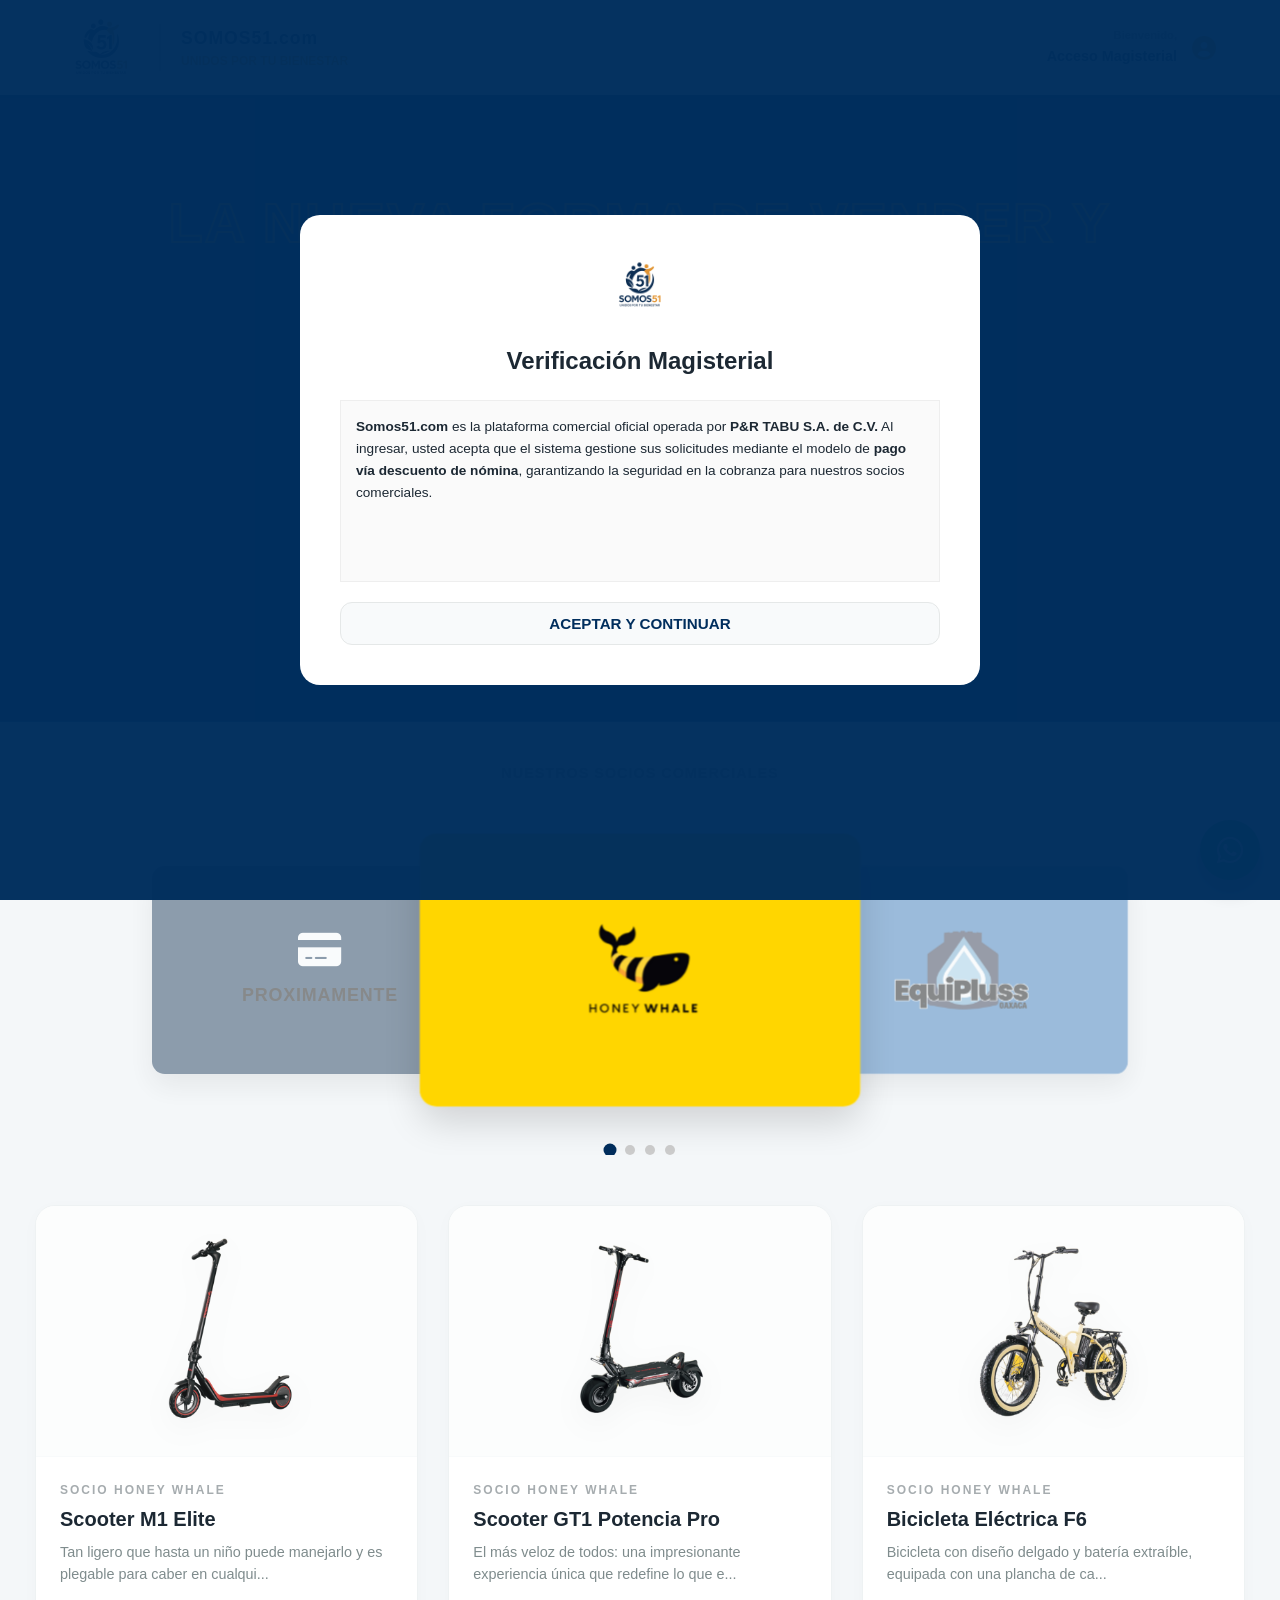
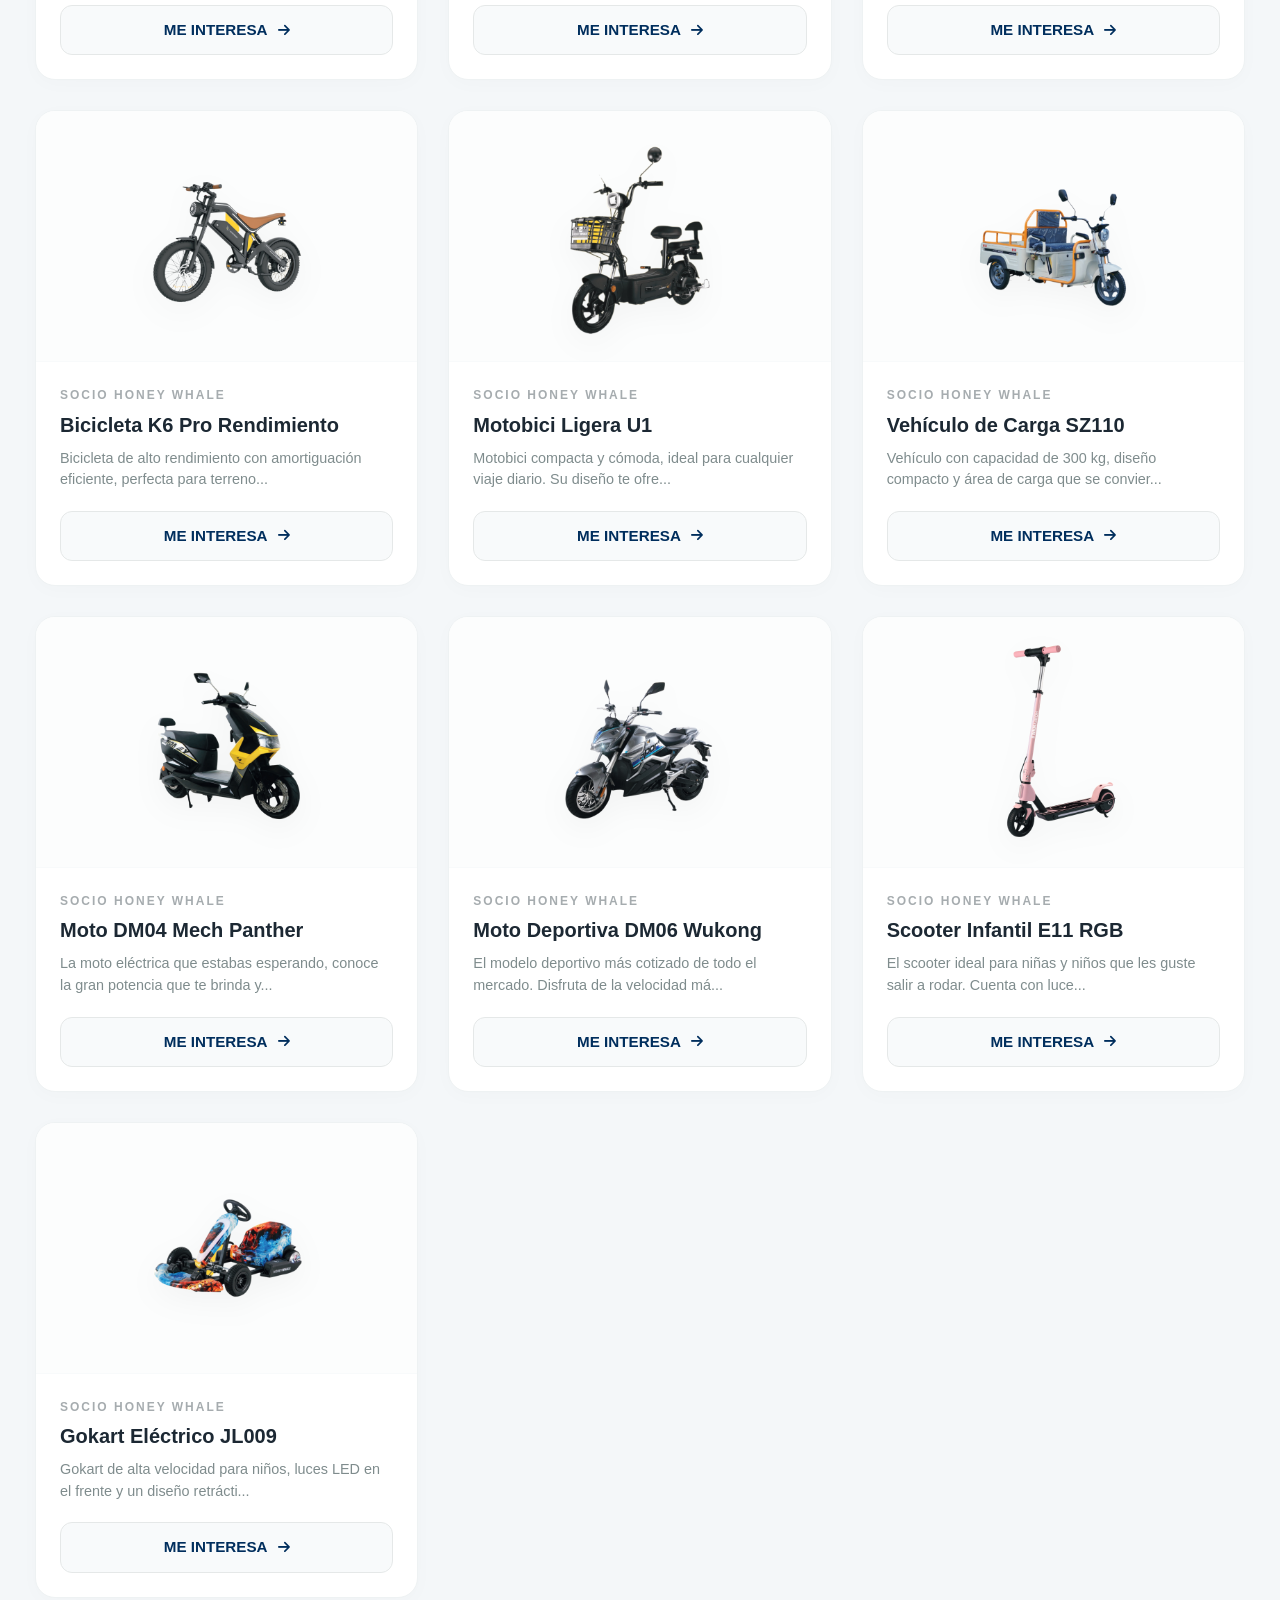
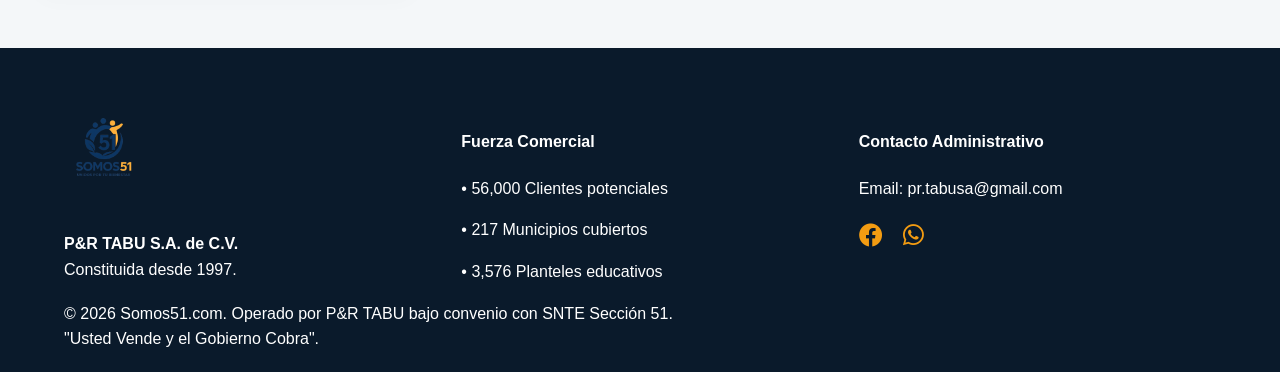
<file: index.html>
<!DOCTYPE html>
<html lang="es">
<head>
    <meta charset="UTF-8">
    <meta name="viewport" content="width=device-width, initial-scale=1.0">
    <title>Somos51.com | Unidos por tu Bienestar</title>

    <link rel="stylesheet" href="https://cdnjs.cloudflare.com/ajax/libs/font-awesome/6.0.0/css/all.min.css">
    <link rel="stylesheet" href="Estilos/index.css">
    </head>
<body>

    <div id="privacy-screen">
        <div class="privacy-modal">
            <img src="imagenes-somos51/147097a2-4bf4-41a5-8a3d-9f557a1f6e29.png" class="logo-img" alt="Logo Somos51">
            <h2>Verificación Magisterial</h2>
            <div class="privacy-scroll">
                <strong>Somos51.com</strong> es la plataforma comercial oficial operada por <strong>P&R TABU S.A. de C.V.</strong> Al ingresar, usted acepta que el sistema gestione sus solicitudes mediante el modelo de <strong>pago vía descuento de nómina</strong>, garantizando la seguridad en la cobranza para nuestros socios comerciales.
            </div>
            <button class="btn-action" onclick="document.getElementById('privacy-screen').style.display='none'">ACEPTAR Y CONTINUAR</button>
        </div>
    </div>
    <header>
        <div class="logo-box">
            <img src="imagenes-somos51/147097a2-4bf4-41a5-8a3d-9f557a1f6e29.png" alt="Somos51 Logo">
            <div class="slogan-box">
                <h2>SOMOS51.com</h2>
                <span>Unidos por tu bienestar</span>
            </div>
        </div>

        <div class="user-access">
            <div style="text-align: right;">
                <span style="display:block; font-size: 0.7rem; color: #888;">Bienvenido,</span>
                Acceso Magisterial
            </div>
            <i class="fas fa-user-circle"></i>
        </div>
    </header>
    <div class="hero">
        <h1>La nueva forma de vender y comprar </h1>
        <p>Un canal exclusivo para los agremiados del SNTE Sección 51.</p>
        
        <div class="region-card">
            <label><i class="fas fa-map-marker-alt"></i> 1. SELECCIONA TU MICRORREGIÓN:</label>
            <select id="region-filter" onchange="filterProducts()">
                <option value="all">-- Mostrar Todo el Estado --</option>
                <option value="xicotepec">Xicotepec (Sierra Norte)</option>
                <option value="puebla">Puebla Capital (Centro)</option>
                <option value="tehuacan">Tehuacán y Región</option>
                <option value="cholula">Cholula / Atlixco</option>
            </select>
        </div>
    </div>
    <div class="showcase-container">
        <div class="showcase-title">NUESTROS SOCIOS COMERCIALES</div>
        
        <div class="showcase-viewport">
            <div class="showcase-slider-3d">
                <div class="showcase-card-3d" data-index="0">
                    <div class="showcase-front">
                        <img src="imagenes proveedores/logo_honey_whale.png" class="showcase-logo dynamic-brand" alt="Logo Honey Whale">
                    </div>
                    <div class="showcase-back">
                        <h4>HONEY WHALE</h4>
                        <p>Micro-movilidad eléctrica mexicana.</p>
                        <button class="btn-showcase" onclick="window.location.href='PaginaProveedores/ProveedorHoneyWhale.html?marca=honey-whale'">EXPLORAR CATÁLOGO</button>
                    </div>
                </div>

                <div class="showcase-card-3d" data-index="1">
                    <div class="showcase-front" style="background-color: #1575d6;">
                        <img src="imagenes proveedores/Equipluss_logo.png" class="showcase-logo dynamic-brand" alt="logo Equipluss">
                    </div>
                    <div class="showcase-back">
                        <h4>EQUIPLUSS</h4>
                        <p>Sistemas de almacenamiento de agua y soluciones para el hogar y trabajo</p>
                        <button class="btn-showcase" onclick="window.location.href='PaginaProveedoresEquipluss/ProveedorEquipluss.html?marca=equipluss'">EXPLORAR CATÁLOGO</button>
                    </div>
                </div>

                <div class="showcase-card-3d" data-index="2">
                    <div class="showcase-front" style="background-color: #002e5d;">
                        <i class="fas fa-store fa-3x" style="color: white;"></i>
                        <span class="provider-name" style="color: white;">PROXIMAMENTE</span>
                    </div>
                    <div class="showcase-back">
                        <h4>Proximamente</h4>
                        <p>...</p>
                        <button class="btn-showcase">EXPLORAR</button>
                    </div>
                </div>

                <div class="showcase-card-3d" data-index="3">
                    <div class="showcase-front" style="background-color: #002e5d;">
                        <i class="fas fa-credit-card fa-3x" style="color: rgb(255, 255, 255);"></i>
                        <span class="provider-name" style="color: black;">PROXIMAMENTE</span>
                    </div>
                    <div class="showcase-back">
                        <h4>Proximamente</h4>
                        <p>...</p>
                        <button class="btn-showcase">EXPLORAR</button>
                    </div>
                </div>
            </div>
        </div>

        <div class="showcase-dots">
            <span class="dot active" onclick="setSlide3D(0)"></span>
            <span class="dot" onclick="setSlide3D(1)"></span>
            <span class="dot" onclick="setSlide3D(2)"></span>
            <span class="dot" onclick="setSlide3D(3)"></span>
        </div>
    </div>
    <div class="container">
        <div id="no-results" style="display:none; text-align:center; padding:50px; color:#999;">
            <i class="fas fa-search fa-3x"></i>
            <p>No hay convenios específicos para esta región por el momento.</p>
        </div>

        <div class="grid" id="product-grid"></div>
    </div>


    <a href="https://wa.me/XXXXXXXXXX" style="position:fixed; bottom:20px; right:20px; background:#25d366; color:white; width:60px; height:60px; border-radius:50%; display:flex; align-items:center; justify-content:center; font-size:30px; box-shadow: 0 10px 20px rgba(0,0,0,0.2); z-index:1000; text-decoration:none;">
        <i class="fab fa-whatsapp"></i>
    </a>


    <footer>
        <div class="footer-grid">
            <div class="footer-col">
                <img src="imagenes-somos51/147097a2-4bf4-41a5-8a3d-9f557a1f6e29.png" class="footer-logo" alt="Logo Somos51">
                <p><strong>P&R TABU S.A. de C.V.</strong><br>Constituida desde 1997.</p>
            </div>
            <div class="footer-col">
                <h4>Fuerza Comercial</h4>
                <p>• 56,000 Clientes potenciales</p>
                <p>• 217 Municipios cubiertos</p>
                <p>• 3,576 Planteles educativos</p>
            </div>
            <div class="footer-col">
                <h4>Contacto Administrativo</h4>
                <p>Email: pr.tabusa@gmail.com</p>
                <div style="font-size:1.5rem; color:var(--naranja-51);">
                    <i class="fab fa-facebook"></i> &nbsp; <i class="fab fa-whatsapp"></i>
                </div>
            </div>
        </div>
        <div class="legal-bar">
            &copy; 2026 Somos51.com. Operado por P&R TABU bajo convenio con SNTE Sección 51.<br>
            "Usted Vende y el Gobierno Cobra".
        </div>
    </footer>
    <script>
        // 1. FILTRADO POR MICRORREGIÓN
        function filterProducts() {
            const selectedRegion = document.getElementById('region-filter').value;
            const cards = document.querySelectorAll('.card');
            const noResults = document.getElementById('no-results');
            let visibleCount = 0;

            cards.forEach(card => {
                const cardRegion = card.getAttribute('data-region');

                if (selectedRegion === 'all' || cardRegion === selectedRegion || cardRegion === 'all') {
                    card.style.display = 'flex'; // Cambiado a flex para mantener consistencia de las tarjetas rediseñadas
                    visibleCount++;
                } else {
                    card.style.display = 'none';
                }
            });

            noResults.style.display = (visibleCount === 0) ? 'block' : 'none';
        }
    </script>

    <script src="Productos Honey Wale.js"></script>

    <script>
        // 2. RENDERIZADO DINÁMICO DE TARJETAS CON IMÁGENES REALES
        function cargarTarjetas() {
            const grid = document.getElementById('product-grid');
            if (!grid) return;
            grid.innerHTML = ''; // Vaciar maquetas anteriores

            productosDemo.forEach(prod => {
                const tarjeta = `
                    <div class="card" data-region="${prod.region}">
                        <div class="card-image-box">
                            <img src="${prod.imgPrincipal}" alt="${prod.nombre}" class="card-img">
                        </div>
                        <div class="card-body">
                            <span class="card-brand">SOCIO ${prod.proveedor.toUpperCase()}</span>
                            <h3>${prod.nombre}</h3>
                            <p>${prod.descripcion.substring(0, 80)}...</p>
                            <div class="card-footer-action">
                                <a href="ProductoInterfaz.html?id=${prod.id}" class="btn-action">
                                    ME INTERESA <i class="fas fa-arrow-right"></i>
                                </a>
                            </div>
                        </div>
                    </div>
                `;
                grid.innerHTML += tarjeta;
            });
        }

        // 3. LÓGICA DEL CARRUSEL EN PERSPECTIVA 3D
        let activeIndex = 0;
        let carouselTimer;

        function updateCarousel3D() {
            const cards3D = document.querySelectorAll('.showcase-card-3d');
            const dots3D = document.querySelectorAll('.dot');
            const totalCards = cards3D.length;

            cards3D.forEach((card, i) => {
                card.classList.remove('center', 'left', 'right');
                
                if (i === activeIndex) {
                    card.classList.add('center');
                } else if (i === (activeIndex - 1 + totalCards) % totalCards) {
                    card.classList.add('left');
                } else if (i === (activeIndex + 1) % totalCards) {
                    card.classList.add('right');
                }
            });

            dots3D.forEach((dot, idx) => {
                dot.classList.toggle('active', idx === activeIndex);
            });
        }

        function nextSlide3D() {
            const cards3D = document.querySelectorAll('.showcase-card-3d');
            if(cards3D.length > 0) {
                activeIndex = (activeIndex + 1) % cards3D.length;
                updateCarousel3D();
            }
        }

        function setSlide3D(index) {
            activeIndex = index;
            updateCarousel3D();
        }

        function startCarouselTimer() {
            carouselTimer = setInterval(nextSlide3D, 5000); // Rotación cada 5 segundos
        }

        function stopCarouselTimer() {
            clearInterval(carouselTimer);
        }

        // 4. INICIALIZACIÓN UNIFICADA AL CARGAR EL DOM
        document.addEventListener('DOMContentLoaded', () => {
            updateCarousel3D();
            startCarouselTimer();
            cargarTarjetas(); // Dispara el catálogo dinámico premium

            const container3D = document.querySelector('.showcase-container');
            if (container3D) {
                container3D.addEventListener('mouseenter', stopCarouselTimer);
                container3D.addEventListener('mouseleave', startCarouselTimer);
            }
        });
    </script>
</body>
</html>
</file>
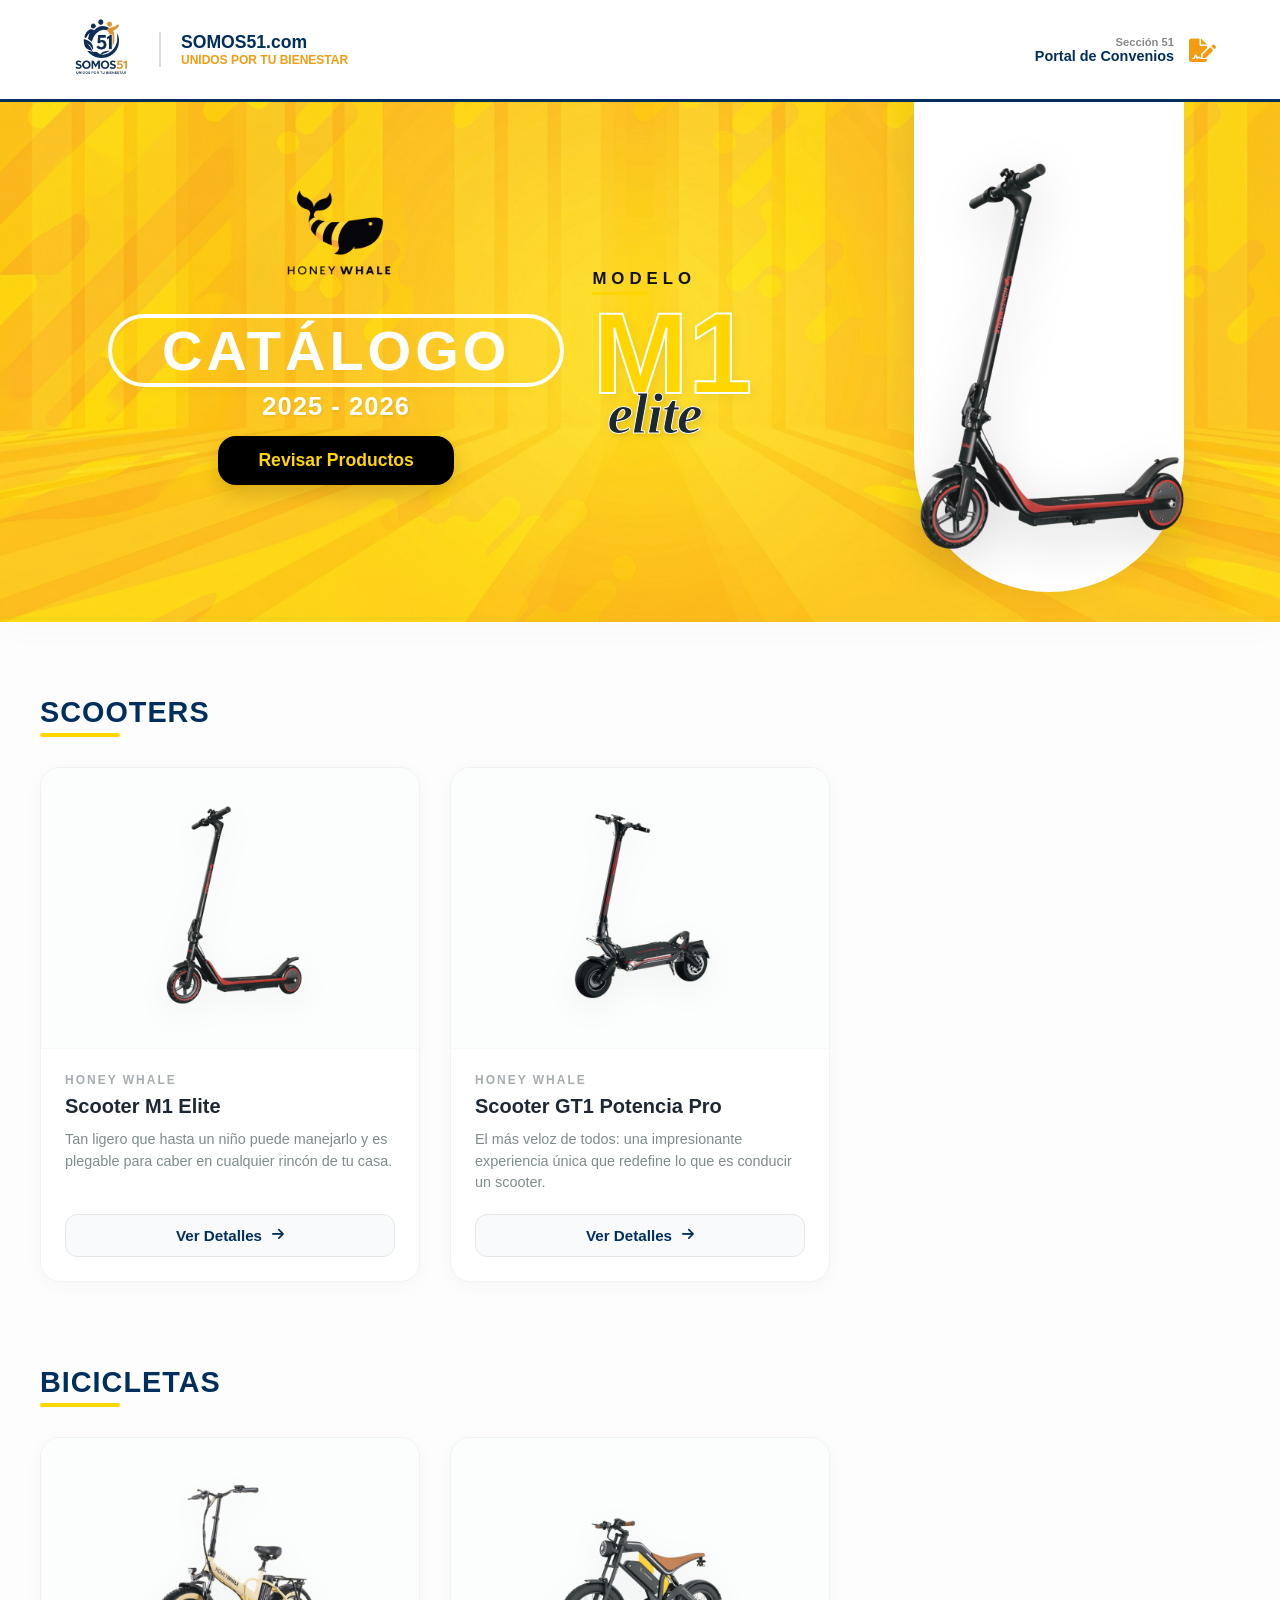
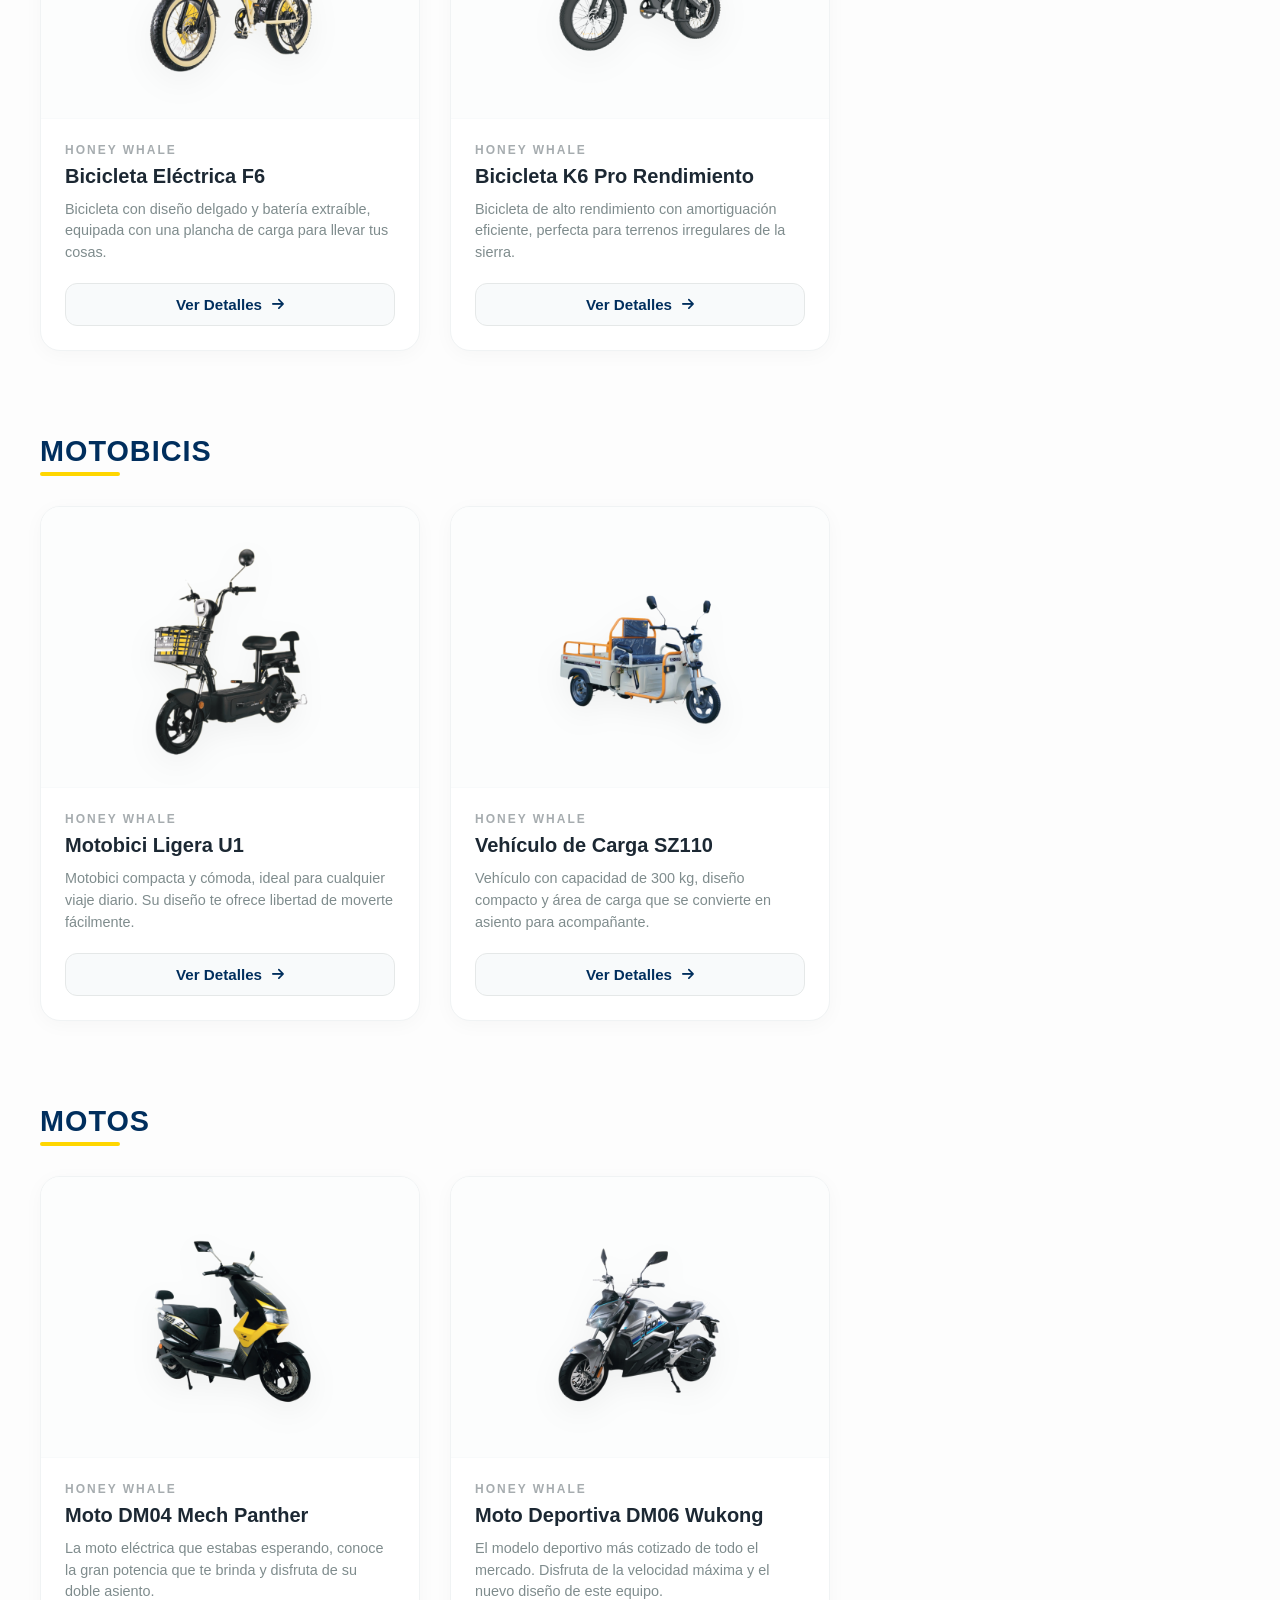
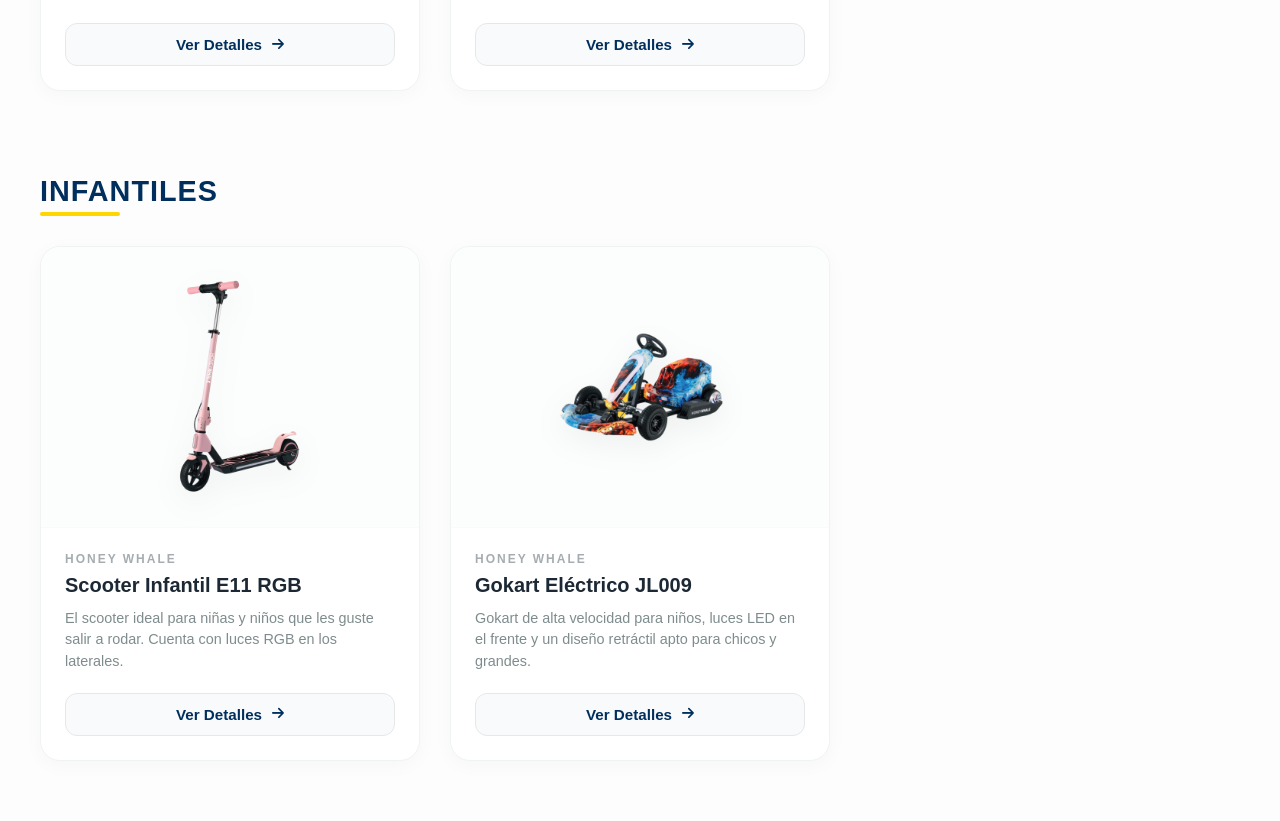
<file: PaginaProveedores/ProveedorHoneyWhale.html>
<!DOCTYPE html>
<html lang="es">
<head>
    <meta charset="UTF-8">
    <meta name="viewport" content="width=device-width, initial-scale=1.0">
    <title>Honey Whale | Catálogo Oficial Somos51</title>
    <!-- Iconos y Estilos -->


    <!-- Enlace de Estilos -->
    <link rel="stylesheet" href="https://cdnjs.cloudflare.com/ajax/libs/font-awesome/6.0.0/css/all.min.css">
    <link rel="stylesheet" href="proveedorhoneywhale.css">
    <!-- Enlace de Estilos -->


    <!-- Enlace de JavaScript -->
    <script src="../Productos Honey Wale.js"></script>
    <script src="../PaginaProveedores/proveedorhoneywhale.js"></script>
    <!-- Enlace de JavaScript -->


</head>
<body>

    <!-- HEADER IDÉNTICO AL SITIO PRINCIPAL -->
    <header class="main-header">
        <div class="logo-box">
            <a href="../index.html"><img src="../imagenes-somos51/147097a2-4bf4-41a5-8a3d-9f557a1f6e29.png" alt="Somos51 Logo"></a>
            <div class="slogan-box">
                <h2>SOMOS51.com</h2>
                <span>Unidos por tu bienestar</span>
            </div>
        </div>
        <div class="user-access">
            <div style="text-align: right;">
                <span style="display:block; font-size: 0.7rem; color: #888;">Sección 51</span>
                Portal de Convenios
            </div>
            <i class="fas fa-file-signature"></i>
        </div>
    </header>

   <!-- BANNER PREMIUM ASIMÉTRICO CON CROSSFADE DE 10 PRODUCTOS -->
    <section class="brand-hero">

        <img src="../imagenes-catalogo-honey-whale/fondo_honey_whale.png" class="hero-bg-layer" alt="Fondo Honey Whale">

        <!-- Bloque Izquierdo: Identidad Fija -->
        <div class="hero-brand-block">
            <img src="../imagenes proveedores/logo_honey_whale.png" class="hero-brand-logo" alt="Honey Whale Logo">

            <div class="catalog-badge-box">
                <h1>CATÁLOGO</h1>
            </div>
    
            <span class="catalog-year-text">2025 - 2026</span>
    
            <button class="btn-catalog-visit" onclick="/* Acción a definir más adelante */">Revisar Productos</button>

        </div>

        <!-- Bloque Derecho: Escenario Dinámico (Forma amarilla + Productos Crossfade) -->
        <div class="hero-display-block">
            <!-- La píldora amarilla geométrica de fondo basada en tu diseño -->
            <div class="yellow-capsule-bg"></div>
            
            <!-- Contenedor del Slider en desvanecimiento -->
            <div class="crossfade-slider">
                
                <!-- Slide 1: Scooter M1 Elite -->
                <div class="slide active">
                    <div class="model-badge-container">
                        <span class="model-label">MODELO</span>
                        <span class="slide-badge-text">M1 <span class="script-font">elite</span></span>
                    </div>
                    <img src="../imagenes-catalogo-honey-whale/scooter_m1_elite.png" class="slide-product-img" alt="Scooter M1 Elite">
                </div>

                <!-- Slide 2: Scooter GT1 Potencia Pro -->
                <div class="slide">
                    <div class="model-badge-container">
                        <span class="model-label">MODELO</span>
                        <span class="slide-badge-text">GT1 <span class="script-font">potencia pro</span></span>
                    </div>
                    <img src="../imagenes-catalogo-honey-whale/scooter_gt1_potencial_pro.png" class="slide-product-img" alt="Scooter GT1 Potencia Pro">
                </div>

                <!-- Slide 3: Bicicleta Eléctrica F6 -->
                <div class="slide">
                    <div class="model-badge-container">
                        <span class="model-label">MODELO</span>
                        <span class="slide-badge-text">F6 <span class="script-font">eléctrica</span></span>
                    </div>
                    <img src="../imagenes-catalogo-honey-whale/bicicleta_electrica_f6.png" class="slide-product-img" alt="Bicicleta Eléctrica F6">
                </div>

                <!-- Slide 4: Bicicleta K6 Pro Rendimiento -->
                <div class="slide">
                    <div class="model-badge-container">
                        <span class="model-label">MODELO</span>
                        <span class="slide-badge-text">K6 <span class="script-font">pro rendimiento</span></span>
                    </div>
                    <img src="../imagenes-catalogo-honey-whale/bicicleta_k6_pro_rendimiento.png" class="slide-product-img" alt="Bicicleta K6 Pro Rendimiento">
                </div>

                <!-- Slide 5: Motobici Ligera U1 -->
                <div class="slide">
                    <div class="model-badge-container">
                        <span class="model-label">MODELO</span>
                        <span class="slide-badge-text">U1 <span class="script-font">ligera</span></span>
                    </div>
                    <img src="../imagenes-catalogo-honey-whale/motobici_ligera_u1.png" class="slide-product-img" alt="Motobici Ligera U1">
                </div>

                <!-- Slide 6: Vehículo de Carga SZ110 -->
                <div class="slide">
                    <div class="model-badge-container">
                        <span class="model-label">MODELO</span>
                        <span class="slide-badge-text">SZ110 <span class="script-font">de carga</span></span>
                    </div>
                    <img src="../imagenes-catalogo-honey-whale/vehiculo_carga_sz110.png" class="slide-product-img" alt="Vehículo de Carga SZ110">
                </div>

                <!-- Slide 7: Moto DM04 Mech Panther -->
                <div class="slide">
                    <div class="model-badge-container">
                        <span class="model-label">MODELO</span>
                        <span class="slide-badge-text">DM04 <span class="script-font">mech panther</span></span>
                    </div>
                    <img src="../imagenes-catalogo-honey-whale/moto_dm04_mech_partner.png" class="slide-product-img" alt="Moto DM04 Mech Panther">
                </div>

                <!-- Slide 8: Moto Deportiva DM06 Wukong -->
                <div class="slide">
                    <div class="model-badge-container">
                        <span class="model-label">MODELO</span>
                        <span class="slide-badge-text">DM06 <span class="script-font">wukong</span></span>
                    </div>
                    <img src="../imagenes-catalogo-honey-whale/moto_deportiva_dm06_wukong.png" class="slide-product-img" alt="Moto Deportiva DM06 Wukong">
                </div>

                <!-- Slide 9: Scooter Infantil E11 RGB -->
                <div class="slide">
                    <div class="model-badge-container">
                        <span class="model-label">MODELO</span>
                        <span class="slide-badge-text">E11 <span class="script-font">infantil rgb</span></span>
                    </div>
                    <img src="../imagenes-catalogo-honey-whale/scooter_infantil_e11_rgb.png" class="slide-product-img" alt="Scooter Infantil E11 RGB">
                </div>

                <!-- Slide 10: Gokart Eléctrico JL009 -->
                <div class="slide">
                    <div class="model-badge-container">
                        <span class="model-label">MODELO</span>
                        <span class="slide-badge-text">JL009 <span class="script-font">gokart eléctrico</span></span>
                    </div>
                    <img src="../imagenes-catalogo-honey-whale/gokart_electrico_jl009.png" class="slide-product-img" alt="Gokart Eléctrico JL009">
                </div>

            </div>
        </div>
    </section>

    <main class="catalog-container">
        <div id="grid-productos-proveedor"></div>
    </main>





    <script>
    let currentSlideIdx = 0;
    const slides = document.querySelectorAll('.slide');

    function rotateHeroSlides() {
        // Quitar la clase activa al elemento actual
        slides[currentSlideIdx].classList.remove('active');
        
        // Calcular el siguiente índice (loop cerrado)
        currentSlideIdx = (currentSlideIdx + 1) % slides.length;
        
        // Añadir la clase activa al nuevo elemento
        slides[currentSlideIdx].classList.add('active');
    }

    // Intervalo automático cada 5 segundos
    setInterval(rotateHeroSlides, 5000);
</script>

</body>
</html>
</file>
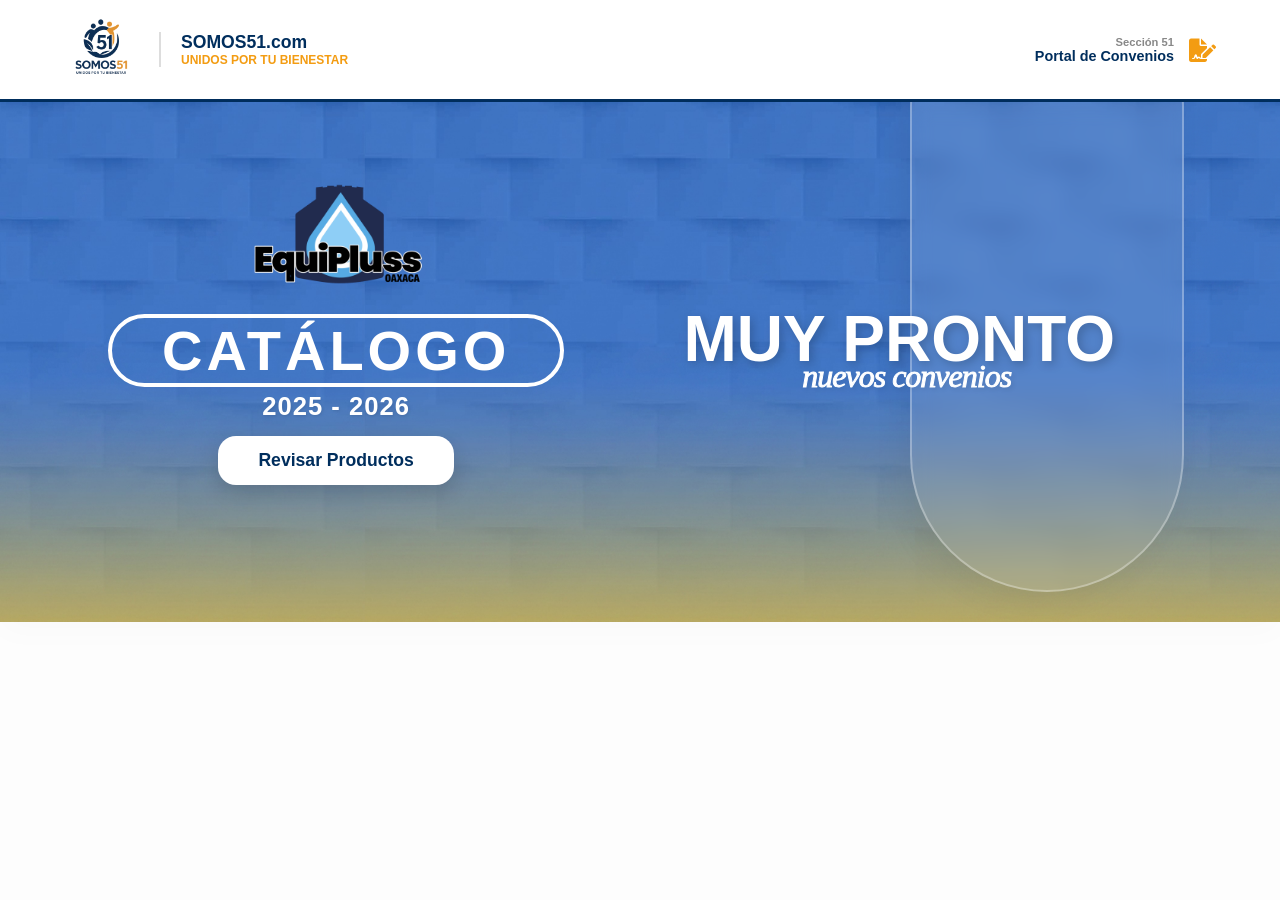
<file: PaginaProveedoresEquipluss/ProveedorEquipluss.html>
<!DOCTYPE html>
<html lang="es">
<head>
    <meta charset="UTF-8">
    <meta name="viewport" content="width=device-width, initial-scale=1.0">
    <title>EquiPluss | Catálogo Oficial Somos51</title>

    <link rel="stylesheet" href="https://cdnjs.cloudflare.com/ajax/libs/font-awesome/6.0.0/css/all.min.css">
    <link rel="stylesheet" href="proveedorequiplus.css">

    <script src="../"></script>
    <script src="../PaginaProveedores/proveedorhoneywhale.js"></script>
</head>
<body>

    <header class="main-header">
        <div class="logo-box">
            <a href="../index.html"><img src="../imagenes-somos51/147097a2-4bf4-41a5-8a3d-9f557a1f6e29.png" alt="Somos51 Logo"></a>
            <div class="slogan-box">
                <h2>SOMOS51.com</h2>
                <span>Unidos por tu bienestar</span>
            </div>
        </div>
        <div class="user-access">
            <div style="text-align: right;">
                <span style="display:block; font-size: 0.7rem; color: #888;">Sección 51</span>
                Portal de Convenios
            </div>
            <i class="fas fa-file-signature"></i>
        </div>
    </header>

   <section class="brand-hero">

        <img src="../imagenes-catalogo-equipluss/fondo_equipluss.png" class="hero-bg-layer" alt="Fondo Equipluss">

        <div class="hero-brand-block">
            <img src="../imagenes proveedores/Equipluss_logo.png" class="hero-brand-logo" alt="Equipluss Logo">

            <div class="catalog-badge-box">
                <h1>CATÁLOGO</h1>
            </div>
    
            <span class="catalog-year-text">2025 - 2026</span>
    
            <button class="btn-catalog-visit" onclick="">Revisar Productos</button>
        </div>

        <div class="hero-display-block">
            <div class="blue-capsule-bg"></div>
            
            <div class="crossfade-slider">
                <div class="slide active">
                    <div class="model-badge-container" style="text-align: center; width: 100%;">
                        <span class="slide-badge-text" style="font-size: 4rem;">MUY PRONTO</span>
                        <span class="script-font" style="font-size: 2rem; color: #fff;">nuevos convenios</span>
                    </div>
                </div>
            </div>
        </div>
    </section>

    <main class="catalog-container">
        <div id="grid-productos-proveedor"></div>
    </main>

</body>
</html>
</file>
<file: Estilos/index.css>
/* ==========================================================================
   0. CONFIGURACIÓN GLOBAL Y VARIABLES
   ========================================================================== */
/* Inicio: Variables de entorno y estilos base de la página */
:root {
    --azul-51: #002e5d;
    --naranja-51: #f39c12;
    --bg-light: #f4f7f9;
    --dark: #1c2833;
}

body { 
    font-family: 'Inter', sans-serif; 
    margin: 0; 
    background: var(--bg-light); 
    color: var(--dark); 
    line-height: 1.6; 
}
/* Fin: Variables y Estilos Base */


/* ==========================================================================
   1. MODAL DE PRIVACIDAD / VERIFICACIÓN MAGISTERIAL
   ========================================================================== */
/* Inicio: Pantalla de bloqueo y modal institucional */
#privacy-screen {
    position: fixed; 
    top: 0; 
    left: 0; 
    width: 100%; 
    height: 100%;
    background: rgba(0, 46, 93, 0.98); 
    display: flex; 
    align-items: center; 
    justify-content: center; 
    z-index: 10000;
}

.privacy-modal {
    background: white; 
    padding: 40px; 
    border-radius: 20px;
    max-width: 600px; 
    width: 90%; 
    text-align: center;
}

.privacy-scroll {
    height: 150px; 
    overflow-y: scroll; 
    border: 1px solid #eee;
    padding: 15px; 
    font-size: 0.85rem; 
    text-align: left; 
    margin: 20px 0; 
    background: #fafafa;
}
/* Fin: Modal de Privacidad */


/* ==========================================================================
   2. NAVEGACIÓN Y HEADER PREMIUM
   ========================================================================== */
/* Inicio: Estilos del menú superior y barras de navegación */
nav {
    background: white; 
    padding: 10px 5%; 
    display: flex; 
    justify-content: space-between;
    align-items: center; 
    box-shadow: 0 2px 10px rgba(0,0,0,0.1); 
    position: sticky; 
    top: 0; 
    z-index: 900;
}

.logo-img { 
    height: 60px; 
    width: auto; 
}

.nav-links { 
    font-weight: bold; 
    color: var(--azul-51); 
    font-size: 0.9rem; 
}

header {
    background: white;
    padding: 10px 5%;
    display: flex;
    justify-content: space-between;
    align-items: center;
    box-shadow: 0 4px 15px rgba(0,0,0,0.1);
    position: sticky;
    top: 0;
    z-index: 1000;
    border-bottom: 3px solid var(--azul-51);
}

.logo-box {
    display: flex;
    align-items: center;
    gap: 20px;
}

.logo-box img {
    height: 75px; 
    width: auto;
    transition: 0.3s;
}

.slogan-box {
    border-left: 2px solid #ddd;
    padding-left: 20px;
}

.slogan-box h2 {
    margin: 0;
    font-size: 1.1rem;
    color: var(--azul-51);
    letter-spacing: 1px;
    font-weight: 800;
}

.slogan-box span {
    display: block;
    font-size: 0.75rem;
    color: var(--naranja-51);
    font-weight: bold;
    text-transform: uppercase;
}

.user-access {
    display: flex;
    align-items: center;
    gap: 15px;
    color: var(--azul-51);
    font-weight: bold;
    font-size: 0.9rem;
    cursor: pointer;
}

.user-access i {
    font-size: 1.5rem;
    color: var(--naranja-51);
}

.user-access:hover {
    color: var(--naranja-51);
}
/* Fin: Navegación y Header */


/* ==========================================================================
   3. SECCIÓN HERO (BANNER PRINCIPAL)
   ========================================================================== */
/* Inicio: Estilos del banner principal con fondo degradado y selector de región */
.hero {
    background: linear-gradient(rgba(0,46,93,0.85), rgba(0,46,93,0.85)), url('https://images.unsplash.com/photo-1517245386807-bb43f82c33c4?auto=format&fit=crop&w=1350&q=80');
    background-size: cover; 
    background-position: center;
    color: white; 
    padding: 80px 5%; 
    text-align: center;
}

.hero h1 {
    font-size: 3.5rem;
    margin: 0;
    color: transparent; 
    -webkit-text-stroke: 2px var(--naranja-51); 
    font-weight: 900;
    text-transform: uppercase;
    letter-spacing: 2px;
}

.hero p {
    font-size: 1.2rem;
    margin-top: 10px;
    font-weight: 300;
    opacity: 0.9;
}

.region-card {
    background: rgba(255, 255, 255, 0.95); 
    padding: 40px;
    border-radius: 20px;
    display: inline-block;
    box-shadow: 0 20px 40px rgba(0,0,0,0.4);
    margin-top: 40px;
    border-top: 6px solid var(--naranja-51); 
    backdrop-filter: blur(10px); 
}

.region-card label {
    display: block;
    font-weight: 900;
    margin-bottom: 20px;
    color: var(--azul-51);
    font-size: 1rem;
    letter-spacing: 1px;
    text-transform: uppercase;
}

select {
    padding: 15px 20px;
    width: 320px;
    border: 2px solid #eee;
    border-radius: 12px;
    font-size: 1rem;
    font-weight: bold;
    color: var(--azul-51);
    cursor: pointer;
    transition: 0.3s;
    outline: none;
    background-color: white;
}

select:hover {
    border-color: var(--azul-51);
    box-shadow: 0 5px 15px rgba(0,0,0,0.1);
}
/* Fin: Sección Hero y Regiones */


/* ==========================================================================
   4. NUEVA GALERÍA DE PROVEEDORES DESTACADOS (CARRUSEL INTERACTIVO)
   ========================================================================== */
/* Inicio: Contenedor principal de la galería fija ffd600 */
/* ==========================================================================
   4. NUEVA GALERÍA DE PROVEEDORES DESTACADOS (CARRUSEL 3D COMPLETO)
   ========================================================================== */
.showcase-container {
    width: 100%;
    max-width: 1100px; /* Expandido para abarcar las 3 columnas como tu boceto */
    margin: 40px auto;
    text-align: center;
    overflow: hidden;
}

.showcase-title {
    font-size: 0.9rem;
    color: #888;
    font-weight: bold;
    letter-spacing: 1px;
    margin-bottom: 25px;
    text-transform: uppercase;
}

.showcase-viewport {
    width: 100%;
    display: flex;
    justify-content: center;
    align-items: center;
    height: 320px; /* Más alto para que luzca imponente y grande */
}

.showcase-slider-3d {
    position: relative;
    width: 100%;
    height: 100%;
    display: flex;
    justify-content: center;
    align-items: center;
}

/* Estructura Base de la Tarjeta */
.showcase-card-3d {
    position: absolute;
    width: 420px;  /* Tarjetas notablemente más grandes */
    height: 260px; /* Proporción premium de catálogo */
    border-radius: 16px;
    box-shadow: 0 15px 35px rgba(0,0,0,0.15);
    overflow: hidden;
    display: flex;
    flex-direction: column;
    justify-content: center;
    align-items: center;
    
    /* Transición suave para el efecto de movimiento e intercambio */
    transition: transform 0.6s cubic-bezier(0.25, 1, 0.5, 1), opacity 0.6s ease, z-index 0.6s;
    opacity: 0;
    pointer-events: none;
    z-index: 1;
}

/* --- CLASES DE POSICIONAMIENTO DINÁMICO (MANEJADAS POR JS) --- */

/* Tarjeta Central (Foco Principal) */
.showcase-card-3d.center {
    opacity: 1;
    pointer-events: auto;
    transform: translateX(0) scale(1.05);
    z-index: 10;
    filter: blur(0px);
}

/* Tarjeta de la Izquierda (Desvanecida hacia atrás) */
.showcase-card-3d.left {
    opacity: 0.45; /* Efecto de desvanecimiento lateral */
    pointer-events: auto;
    transform: translateX(-320px) scale(0.8); /* Desplazada y encogida */
    z-index: 5;
    cursor: pointer;
    filter: grayscale(30%);
}

/* Tarjeta de la Derecha (Desvanecida hacia atrás) */
.showcase-card-3d.right {
    opacity: 0.45; /* Efecto de desvanecimiento lateral */
    pointer-events: auto;
    transform: translateX(320px) scale(0.8); /* Desplazada y encogida */
    z-index: 5;
    cursor: pointer;
    filter: grayscale(30%);
}

/* Vista Frontal de las Tarjetas */
.showcase-front {
    display: flex;
    flex-direction: column;
    align-items: center;
    gap: 15px;
    width: 100%;
    height: 100%;
    justify-content: center;
    background-color: #ffd600; /* Fondo amarillo por defecto */
    transition: 0.3s;
}

.showcase-logo {
    max-width: 280px; /* Logo más visible acorde al nuevo tamaño */
    max-height: 160px;   
    object-fit: contain; 
    transition: transform 0.3s ease;
}

.dynamic-brand {
    max-width: 340px;   /* Tamaño extendido óptimo para la estructura horizontal del logo */
    max-height: 190px;  /* Altura proporcional para que no sature los bordes */
    margin: 0 auto;     /* Centrado absoluto */
}

.provider-name {
    font-weight: 900;
    color: #000;
    font-size: 1.4rem;
    letter-spacing: 1px;
}

/* Capa Trasparente en Hover (Glassmorphism Oscuro) */
.showcase-back {
    position: absolute;
    top: 0;
    left: 0;
    width: 100%;
    height: 100%;
    background: rgba(0, 0, 0, 0.75); 
    backdrop-filter: blur(10px); 
    -webkit-backdrop-filter: blur(10px);
    display: flex;
    flex-direction: column;
    justify-content: center;
    align-items: center;
    padding: 30px;
    box-sizing: border-box;
    color: white;
    opacity: 0;
    transition: opacity 0.35s ease;
}

/* Solo permitimos el hover en la tarjeta que está al centro */
.showcase-card-3d.center:hover .showcase-back {
    opacity: 1;
}

.showcase-back h4 {
    margin: 0 0 8px 0;
    color: #f39c12;
    font-size: 1.5rem;
}

.showcase-back p {
    margin: 0 0 20px 0;
    font-size: 0.95rem;
    text-align: center;
    color: #f0f4f8;
}

.btn-showcase {
    background: #f39c12;
    color: #000;
    border: none;
    padding: 10px 24px;
    border-radius: 8px;
    font-weight: bold;
    font-size: 0.9rem;
    cursor: pointer;
    transition: 0.2s;
}

.btn-showcase:hover {
    background: white;
    transform: scale(1.05);
}

/* Controles de Navegación del Carrusel Inferior */
.showcase-dots {
    margin-top: 15px;
    display: flex;
    justify-content: center;
    gap: 10px;
}

.dot {
    width: 10px;
    height: 10px;
    background: #ccc;
    border-radius: 50%;
    cursor: pointer;
    transition: 0.3s;
}

.dot.active {
    background: var(--azul-51); 
    transform: scale(1.3);
}
/* Fin: Nueva Galería de Proveedores */


/* ==========================================================================
   5. CONTENEDORES Y CUADRÍCULA DE CONVENIOS (DISEÑO PREMIUM HONEY WHALE)
   ========================================================================== */
.container { 
    max-width: 1250px; 
    margin: 50px auto; 
    padding: 0 20px; 
    box-sizing: border-box;
}

.grid { 
    display: grid; 
    /* Cambiado a repeat auto-fill para un comportamiento de rejilla más fluido */
    grid-template-columns: repeat(auto-fill, minmax(290px, 1fr)); 
    gap: 30px; 
}

/* Rediseño de la Tarjeta estilo Catálogo Ejecutivo */
.card {
    background: white; 
    border-radius: 20px; 
    overflow: hidden;
    box-shadow: 0 4px 20px rgba(0, 0, 0, 0.02); 
    border: 1px solid #eef2f3; 
    display: flex;
    flex-direction: column;
    transition: transform 0.35s cubic-bezier(0.25, 1, 0.5, 1), box-shadow 0.35s ease;
}

.card:hover { 
    transform: translateY(-8px); 
    box-shadow: 0 15px 35px rgba(0, 0, 0, 0.08);
    border-color: #e5e8e8;
}

/* Contenedor de la Imagen del Producto (Garantiza el centrado y proporciones) */
.card-image-box {
    background: #fcfdfd;
    padding: 25px;
    display: flex;
    justify-content: center;
    align-items: center;
    height: 200px;
    position: relative;
    border-bottom: 1px solid #f8fafb;
}

.card-img {
    max-height: 100%;
    max-width: 100%;
    object-fit: contain;
    filter: drop-shadow(0 10px 15px rgba(0,0,0,0.04));
    transition: transform 0.4s ease;
}

/* Efecto interactivo: la moto o scooter crece un 5% al posarse sobre la tarjeta */
.card:hover .card-img {
    transform: scale(1.05);
}

.card-body { 
    padding: 24px; 
    display: flex;
    flex-direction: column;
    flex-grow: 1;
}

.card-brand {
    font-size: 0.75rem;
    font-weight: 700;
    color: #a6acaf;
    letter-spacing: 2px;
    text-transform: uppercase;
    margin-bottom: 6px;
    display: block;
}

.card-body h3 {
    font-size: 1.25rem;
    font-weight: 700;
    color: #1c2833;
    margin: 0 0 10px 0;
    line-height: 1.3;
}

.card-body p {
    font-size: 0.9rem;
    color: #7f8c8d;
    line-height: 1.5;
    margin: 0 0 20px 0;
}

/* Contenedor del botón inferior para alineación magnética */
.card-footer-action {
    margin-top: auto;
    width: 100%;
}

/* El botón de acción "Me Interesa" estilizado */
.btn-action {
    display: flex; 
    justify-content: center;
    align-items: center;
    gap: 10px;
    width: 100%; 
    background: #f8fafb;
    color: var(--azul-51);
    padding: 12px;
    border-radius: 12px;
    font-weight: 600;
    font-size: 0.95rem;
    cursor: pointer;
    border: 1px solid #e5e8e8;
    text-decoration: none;
    box-sizing: border-box;
    transition: all 0.25s ease;
}

/* Transición suave al pasar el mouse: se pinta del color institucional */
.card:hover .btn-action {
    background: var(--azul-51);
    color: white;
    border-color: var(--azul-51);
    box-shadow: 0 4px 12px rgba(0, 46, 93, 0.15);
}

.btn-action i {
    font-size: 0.85rem;
    transition: transform 0.25s ease;
}

.card:hover .btn-action i {
    transform: translateX(4px); /* Desplaza la flecha a la derecha en hover */
}
/* Fin: Grid de Productos */


/* ==========================================================================
   6. FOOTER INSTITUCIONAL (PIE DE PÁGINA)
   ========================================================================== */
/* Inicio: Estilos informativos y legales al fondo del portal */
footer { 
    background: #0a1a2b; 
    color: white; 
    padding: 60px 5% 20px; 
}

.footer-grid { 
    display: grid; 
    grid-template-columns: repeat(auto-fit, minmax(250px, 1fr)); 
    gap: 40px; 
}

.footer-logo { 
    height: 80px; 
    margin-bottom: 20px; 
    filter: brightness(1.2); 
}

.legal-text { 
    border-top: 1px solid #222; 
    margin-top: 40px; 
    padding-top: 20px; 
    text-align: center; 
    font-size: 0.8rem; 
    color: #778; 
}
/* Fin: Pie de Página */


/* ==========================================================================
   7. ANIMACIONES Y DEPRECATED (CÓDIGO ANTIGUO EN DESUSO)
   ========================================================================== */
/* Inicio: Keyframes del carrusel infinito anterior guardados por respaldo */
@keyframes scroll {
    0% { transform: translateX(0); }
    100% { transform: translateX(calc(-250px * 7)); } 
}
/* Fin de archivo index.css */
</file>
<file: PaginaProveedores/proveedorhoneywhale.css>
/* ==========================================================================
   0. CONFIGURACIÓN GLOBAL Y VARIABLES
   ========================================================================== */
:root {
    --azul-51: #002e5d;
    --naranja-51: #f39c12;
    --amarillo-hw: #ffd600; /* Amarillo corporativo de Honey Whale */
    --text-dark: #2c3e50;
}

body {
    font-family: 'Segoe UI', Tahoma, Geneva, Verdana, sans-serif;
    margin: 0;
    background: #fdfdfd;
    color: var(--text-dark);
}


/* ==========================================================================
   1. HEADER IDENTITARIO (ADAPTADO)
   ========================================================================== */
.main-header {
    background: white;
    padding: 10px 5%;
    display: flex;
    justify-content: space-between;
    align-items: center;
    box-shadow: 0 4px 15px rgba(0,0,0,0.05);
    border-bottom: 3px solid var(--azul-51);
}

.logo-box { 
    display: flex; 
    align-items: center; 
    gap: 20px; 
}

.logo-box img { 
    height: 75px; 
    width: auto; 
}

.slogan-box { 
    border-left: 2px solid #ddd; 
    padding-left: 20px; 
}

.slogan-box h2 { 
    margin: 0; 
    font-size: 1.1rem; 
    color: var(--azul-51); 
    font-weight: 800; 
}

.slogan-box span { 
    display: block; 
    font-size: 0.75rem; 
    color: var(--naranja-51); 
    font-weight: bold; 
    text-transform: uppercase; 
}

.user-access { 
    display: flex; 
    align-items: center; 
    gap: 15px; 
    color: var(--azul-51); 
    font-weight: bold; 
    font-size: 0.9rem; 
}

.user-access i { 
    font-size: 1.5rem; 
    color: var(--naranja-51); 
}


/* ==========================================================================
   2. HERO E INTERFAZ ASIMÉTRICA DE LA MARCA (PREMIUM & RESPONSIVO)
   ========================================================================== */
.brand-hero {
    display: grid;
    grid-template-columns: 0.9fr 1.1fr; 
    max-width: 100%;     /* NUEVO: Ocupa el 100% del ancho de la pantalla */
    margin: 0 auto;      /* MODIFICADO: Cambiado de 40px a 0 para pegarse al ras del header */
    padding: 30px 5%;    /* MODIFICADO: Ajustamos padding para alinearse con el menú */
    align-items: center;
    height: 520px;
    background: rgba(255, 255, 255, 0.6); 
    backdrop-filter: blur(5px);
    
    border-radius: 0px;  /* MODIFICADO: Eliminamos por completo los bordes circulares */
    box-shadow: 0 10px 30px rgba(0, 0, 0, 0.02);
    box-sizing: border-box;
    overflow: hidden;
    position: relative;  /* Crucial para que el fondo HTML se alinee desde aquí */
}

.hero-brand-block {
    display: flex;
    flex-direction: column;
    justify-content: center;
    align-items: center;     /* Centra todos los elementos horizontalmente */
    gap: 5px;               /* Separación controlada entre cada bloque de la portada */
    padding-left: 5%;        /* Pequeño colchón del borde de la pantalla */
    z-index: 5;
    text-align: center;

    transform: translateY(-50px);

}

.hero-brand-logo {
    max-width: 190px;
    height: auto;
    object-fit: contain;
    margin-bottom: -20px;
}

/* 1. Ajuste de tamaño compacto para el logotipo superior */
.hero-brand-logo-catalog {
    max-width: 120px;        /* Reducido para que actúe como cabecera de la portada */
    height: auto;
    object-fit: contain;
    margin-bottom: -15px;
}

/* 2. La Píldora Blanca de la marquesina "CATÁLOGO" */
.catalog-badge-box {
    border: 4px solid #ffffff; /* Grosor de la línea blanca exterior */
    border-radius: 50px;       /* Redondeado perfecto de los extremos del marco */
    padding: 2px 50px;         /* Colchón interno para estirar la píldora horizontalmente */
    display: inline-block;
    box-shadow: 0 4px 15px rgba(0,0,0,0.02);
}

.catalog-badge-box h1 {
    margin: 0;
    font-size: 3.5rem;         /* Letra masiva e imponente */
    font-weight: 900;
    color: #ffffff;            /* Blanco puro */
    letter-spacing: 4px;       /* Separación elegante entre letras */
    line-height: 1.1;
    text-transform: uppercase;
    font-family: 'Segoe UI', Arial, sans-serif;
}

/* 3. Texto del Año */
.catalog-year-text {
    font-size: 1.6rem;
    font-weight: 700;
    color: #ffffff;
    letter-spacing: 1px;
    margin-bottom: 10px;
    text-shadow: 1px 1px 3px rgba(0,0,0,0.1); /* Suave sombra para contrastar con el fondo */
}

/* 4. Botón Premium Negro (Estilo Visitar Catálogo) */
.btn-catalog-visit {
    background-color: #000000; /* Fondo negro puro */
    color: var(--amarillo-hw); /* Texto amarillo corporativo de tu variable */
    border: none;
    font-size: 1.1rem;
    font-weight: 600;
    padding: 14px 40px;        /* Proporciones exactas del botón de la imagen */
    border-radius: 18px;       /* Esquinas suavizadas redondeadas */
    cursor: pointer;
    transition: all 0.3s ease;
    box-shadow: 0 8px 20px rgba(0,0,0,0.15);
}

/* Efecto sutil al pasar el mouse para darle dinamismo */
.btn-catalog-visit:hover {
    transform: translateY(-2px);
    box-shadow: 0 12px 25px rgba(0,0,0,0.25);
    background-color: #111111;
}

/* Bloque Derecho (Composición Gráfica) */
.hero-display-block {
    position: relative;
    width: 100%;
    height: 100%;
    display: flex;
    justify-content: center;
    align-items: center;
}

/* Bloque Blanco Estilizado en Cápsula (Basado exactamente en tu segunda imagen) */
.yellow-capsule-bg {
    position: absolute;
    width: 270px;        /* Ancho ideal para que quepa el render sin verse como un cuadrado */
    height: 620px;       /* Forzado al 100% de la altura del banner para tocar el ras superior e inferior */
    background-color: #ffffff; 
    
    /* --- CORRECCIÓN DE BORDES REDONDEADOS ESTILO CÁPSULA (image_81aa88.png) --- */
    border-radius: 140px; /* La mitad del ancho genera el medio círculo perfecto arriba y abajo */
    
    right: 5%;           /* Separación estética del borde derecho de la pantalla */
    bottom: 0;              /* Pegado perfectamente al ras del header superior */
    z-index: 1;
    transition: all 0.4s ease;
    box-shadow: -10px 10px 30px rgba(0,0,0,0.05); /* Sombra suave para darle volumen sobre el fondo */
}

/* Contenedor principal de las capas del Slider */
.crossfade-slider {
    position: relative;
    width: 100%;
    height: 100%;
    z-index: 2; 
}

/* Capas individuales de producto (Flexbox dinámico) */
.slide {
    position: absolute;
    width: 100%;
    height: 100%;
    display: flex;
    justify-content: space-between; 
    align-items: center;
    opacity: 0;
    transition: opacity 0.8s ease-in-out;
    box-sizing: border-box;
    padding: 0 10px;
}

.slide.active {
    opacity: 1; 
}

/* Renderizado del vehículo flotante */
.slide-product-img {
    max-height: 430px;
    max-width: 55%; 
    width: auto;
    object-fit: contain;
    filter: drop-shadow(0 15px 25px rgba(0,0,0,0.15));
    z-index: 2;
    margin-left: auto; 
    transition: transform 0.4s ease;
}

/* --- ESTILO PROPIO PARA LA IMAGEN DE FONDO DESDE HTML --- */
.hero-bg-layer {
    position: absolute;
    top: 0;
    left: 0;
    width: 100%;
    height: 100%;
    object-fit: cover; /* Estira la imagen para cubrir todo el banner sin deformarse */
    z-index: 1;        /* Se queda al fondo de todo */
    pointer-events: none; /* Evita que interfiera con los clicks del usuario */
}


/* ==========================================================================
   3. BLOQUE TIPOGRÁFICO DINÁMICO (MÁS LIMPIO Y ROBUSTO)
   ========================================================================== */
.model-badge-container {
    position: relative; 
    left: 0;
    top: -10px; 
    display: flex;
    flex-direction: column;
    z-index: 3;
    min-width: 240px; 
    text-align: left;
}

/* Texto chico "MODELO" */
.model-label {
    font-size: 1.05rem; 
    font-weight: 800;
    color: #111;
    letter-spacing: 5px;
    text-transform: uppercase;
    margin-bottom: 10px;
    display: inline-block;
    position: relative;
    padding-bottom: 6px;
}

.model-label::after {
    content: '';
    position: absolute;
    left: 0;
    bottom: 0;
    width: 55px; 
    height: 3px;  
    background-color: var(--amarillo-hw);
}

/* Identificador plano trasero (Con borde blanco para separarse del fondo) */
.slide-badge-text {
    font-size: 7.2rem; 
    font-weight: 900;
    color: var(--amarillo-hw); /* Mantiene su color amarillo original */
    text-transform: uppercase;
    user-select: none;
    line-height: 0.75;
    margin-top: 5px;

    /* --- NUEVO: EFECTO DE CONTORNO BLANCO --- */
    -webkit-text-stroke-width: 2px;   /* Grosor del borde para letra gigante */
    -webkit-text-stroke-color: #ffffff; /* Color del borde blanco */

    /* Pequeña sombra muy sutil que ayuda a despegar el contorno del fondo texturizado */
    filter: drop-shadow(3px 3px 5px rgba(0,0,0,0.05)); 
}

/* Texto manuscrito cursiva oscuro con tu borde de 1px */
.script-font {
    font-family: 'Georgia', serif;
    font-style: italic;
    font-size: 3.6rem; 
    color: #1c2833; 
    text-transform: lowercase;
    display: block;
    margin-left: 15px;
    margin-top: -5px;
    letter-spacing: -1px;
    white-space: nowrap; 
    -webkit-text-stroke-width: 1px; 
    -webkit-text-stroke-color: #ffffff; 
    filter: drop-shadow(2px 2px 2px rgba(0,0,0,0.08)); 
}

/* ==========================================================================
   4. ADAPTACIÓN RESPONSIVA PARA TELÉFONOS MÓVILES (MEDIA QUERY OPTIMIZADO)
   ========================================================================== */
@media (max-width: 768px) {
    /* Ajustamos el contenedor padre para que crezca verticalmente sin colapsar */
    .brand-hero {
        grid-template-columns: 1fr; /* Columna única */
        height: auto;               /* Altura flexible según el contenido apilado */
        margin: 0 auto;
        padding: 30px 20px 40px 20px; /* Más colchón abajo para que respire el producto */
        gap: 25px;                  /* Espacio controlado entre portada y producto */
    }

    /* --- BLOQUE SUPERIOR (PORTADA) --- */
    .hero-brand-block {
        padding-left: 0;
        padding-top: 10px;
        transform: translateY(0);    /* Reseteamos el desfase de escritorio */
        gap: 8px;
    }

    .hero-brand-logo-catalog {
        max-width: 100px;
    }

    .catalog-badge-box {
        padding: 2px 30px;
        border-width: 3px;
    }

    .catalog-badge-box h1 {
        font-size: 2.2rem;
        letter-spacing: 2px;
    }

    .catalog-year-text {
        font-size: 1.2rem;
        margin-bottom: 5px;
    }

    .btn-catalog-visit {
        font-size: 1rem;
        padding: 10px 35px;
        border-radius: 14px;
    }

    /* --- BLOQUE INFERIOR (ESCENARIO DEL PRODUCTO CORREGIDO) --- */
    .hero-display-block {
        width: 100%;
        height: 400px;             /* Espacio vertical cómodo para la composición */
        display: flex;
        flex-direction: column;    /* Apilamos texto del modelo arriba e imagen abajo */
        justify-content: flex-start;
        align-items: center;       /* Centrado horizontal absoluto de todo el bloque */
        position: relative;
    }

    /* Forzamos a que las capas del slider ocupen el mismo ancho centrado */
    .crossfade-slider {
        position: relative;
        width: 100%;
        height: 100%;
    }

    .slide {
        position: absolute;
        top: 0;
        left: 0;
        width: 100%;
        height: 100%;
        display: flex;
        flex-direction: column;    /* Texto arriba, imagen abajo */
        justify-content: flex-start;
        align-items: center;       /* Centra las letras y el render en el eje horizontal */
        padding: 0;
    }

    /* Contenedor de marcas de modelo (Centrado Total) */
    .model-badge-container {
        position: relative;
        top: 0;
        left: 0;
        width: 100%;
        text-align: center;        /* Centra el texto */
        display: flex;
        flex-direction: column;
        align-items: center;       /* Centra los elementos internos */
        z-index: 5;                /* Por encima de la cápsula */
        margin-bottom: 20px;
    }

    .model-label {
        font-size: 0.9rem;
        letter-spacing: 4px;
        margin-bottom: 5px;
    }

    /* Línea decorativa abajo de "MODELO" centrada matemáticamente */
    .model-label::after {
        left: 50%;
        transform: translateX(-50%);
        width: 45px;
    }

    /* Letras grandes amarillas con borde blanco (Ej: E11, K6) centradas */
    .slide-badge-text {
        font-size: 4.5rem; 
        line-height: 0.8;
        text-align: center;
        margin-top: 5px;
    }

    /* Letras cursivas superpuestas (Ej: infantil rgb) centradas */
    .script-font {
        font-size: 2.4rem;
        margin-left: 0;            /* Eliminamos el empuje de escritorio */
        margin-top: -6px;
        text-align: center;
    }

    /* --- CÁPSULA BLANCA DE FONDO EN MÓVIL --- */
    .yellow-capsule-bg {
        width: 220px;              /* Ancho esbelto para celular */
        height: 260px;             /* Ajustada para abrazar el render */
        background-color: #ffffff;
        border-radius: 110px;      /* Mantiene la redondez exacta de la cápsula */
        position: absolute;
        bottom: 0;                 /* Anclada abajo en el bloque */
        left: 50%;
        right: auto;
        top: auto;
        transform: translateX(-50%); /* Centrado horizontal perfecto */
        z-index: 1;                /* Detrás del render del vehículo */
        box-shadow: 0 10px 25px rgba(0,0,0,0.05);
    }

    /* --- VEHÍCULO EN RENDER PNG CENTRADO --- */
    .slide-product-img {
        max-height: 240px;         /* Tamaño optimizado para pantallas táctiles */
        max-width: 85%;
        width: auto;
        object-fit: contain;
        position: absolute;
        bottom: 10px;              /* Lo sentamos estéticamente sobre la base de la cápsula */
        left: 50%;
        transform: translateX(-50%); /* Centrado horizontal perfecto */
        z-index: 4;                /* Al frente de todo */
        margin: 0;
    }
}

/* ==========================================================================
   5. SECCIÓN DE SECCIONES Y TARJETAS DEL CATÁLOGO
   ========================================================================== */
.catalog-container {
    max-width: 1300px;
    margin: 50px auto;
    padding: 0 40px;
    box-sizing: border-box;
}

/* Títulos de Categoría Estilizados */
.category-section {
    margin-bottom: 60px;
}

.category-title {
    font-size: 1.8rem;
    font-weight: 800;
    color: var(--azul-51);
    margin-bottom: 30px;
    position: relative;
    display: inline-block;
    padding-bottom: 8px;
    text-transform: uppercase;
    letter-spacing: 1px;
}

/* Línea decorativa amarilla al ras del título */
.category-title::after {
    content: '';
    position: absolute;
    left: 0;
    bottom: 0;
    width: 80px;
    height: 4px;
    background-color: var(--amarillo-hw);
    border-radius: 2px;
}

/* Rejilla de productos (Grid Flexible Dinámico) */
.products-grid {
    display: grid;
    grid-template-columns: repeat(auto-fill, minmax(280px, 1fr));
    gap: 30px;
    width: 100%;
}

/* --- TARJETA DE PRODUCTO PREMIUM --- */
.product-card {
    background: #ffffff;
    border-radius: 20px;
    overflow: hidden;
    box-shadow: 0 4px 20px rgba(0, 0, 0, 0.03);
    border: 1px solid #f0f3f4;
    display: flex;
    flex-direction: column;
    transition: transform 0.35s cubic-bezier(0.25, 1, 0.5, 1), box-shadow 0.35s ease;
}

/* Efecto hover de elevación en la tarjeta */
.product-card:hover {
    transform: translateY(-8px);
    box-shadow: 0 15px 35px rgba(0, 0, 0, 0.08);
}

/* Contenedor de la Imagen */
.card-image-box {
    background: #fcfdfd;
    padding: 30px;
    display: flex;
    justify-content: center;
    align-items: center;
    height: 220px;
    position: relative;
    border-bottom: 1px solid #f8fafb;
}

.card-img {
    max-height: 100%;
    max-width: 100%;
    object-fit: contain;
    filter: drop-shadow(0 10px 15px rgba(0,0,0,0.05));
    transition: transform 0.4s ease;
}

/* La imagen crece sutilmente al pasar el mouse por la tarjeta */
.product-card:hover .card-img {
    transform: scale(1.05);
}

/* Caja de Información */
.card-info-box {
    padding: 24px;
    display: flex;
    flex-direction: column;
    flex-grow: 1; /* Empuja el botón al fondo si hay textos de diferentes largos */
}

.card-brand {
    font-size: 0.75rem;
    font-weight: 700;
    color: #a6acaf;
    letter-spacing: 2px;
    text-transform: uppercase;
    margin-bottom: 6px;
}

.card-product-name {
    font-size: 1.25rem;
    font-weight: 700;
    color: #1c2833;
    margin: 0 0 10px 0;
    line-height: 1.3;
}

.card-description {
    font-size: 0.9rem;
    color: #7f8c8d;
    line-height: 1.5;
    margin: 0 0 20px 0;
}

/* Contenedor del Botón inferior */
.card-footer-action {
    margin-top: auto; /* Forzado magnético al fondo */
    width: 100%;
}

.btn-view-details {
    width: 100%;
    background-color: #f8fafb;
    color: var(--azul-51);
    border: 1px solid #e5e8e8;
    padding: 12px;
    font-size: 0.95rem;
    font-weight: 600;
    border-radius: 12px;
    cursor: pointer;
    display: flex;
    justify-content: center;
    align-items: center;
    gap: 10px;
    transition: all 0.25s ease;
    box-sizing: border-box;
}

/* El botón cambia a azul institucional al hacer hover */
.product-card:hover .btn-view-details {
    background-color: var(--azul-51);
    color: #ffffff;
    border-color: var(--azul-51);
    box-shadow: 0 4px 12px rgba(0, 46, 93, 0.15);
}

.btn-view-details i {
    font-size: 0.85rem;
    transition: transform 0.25s ease;
}

.product-card:hover .btn-view-details i {
    transform: translateX(4px); /* La flechita se mueve a la derecha al hacer hover */
}


/* ==========================================================================
   6. RESPONSIVO PARA LA PARRILLA EN MÓVILES
   ========================================================================== */
@media (max-width: 768px) {
    .catalog-container {
        margin: 30px auto;
        padding: 0 20px;
    }
    
    .category-title {
        font-size: 1.4rem;
    }
    
    .products-grid {
        grid-template-columns: repeat(auto-fill, minmax(240px, 1fr));
        gap: 20px;
    }
    
    .card-image-box {
        height: 180px;
        padding: 20px;
    }
}
</file>
<file: PaginaProveedoresEquipluss/proveedorequiplus.css>
/* ==========================================================================
   0. CONFIGURACIÓN GLOBAL Y VARIABLES
   ========================================================================== */
:root {
    --azul-51: #002e5d;
    --naranja-51: #f39c12;
    --azul-equipluss: #0056b3; /* Azul institucional para acentos */
    --text-dark: #2c3e50;
}

body {
    font-family: 'Segoe UI', Tahoma, Geneva, Verdana, sans-serif;
    margin: 0;
    background: #fdfdfd;
    color: var(--text-dark);
}


/* ==========================================================================
   1. HEADER IDENTITARIO (ADAPTADO)
   ========================================================================== */
.main-header {
    background: white;
    padding: 10px 5%;
    display: flex;
    justify-content: space-between;
    align-items: center;
    box-shadow: 0 4px 15px rgba(0,0,0,0.05);
    border-bottom: 3px solid var(--azul-51);
}

.logo-box { 
    display: flex; 
    align-items: center; 
    gap: 20px; 
}

.logo-box img { 
    height: 75px; 
    width: auto; 
}

.slogan-box { 
    border-left: 2px solid #ddd; 
    padding-left: 20px; 
}

.slogan-box h2 { 
    margin: 0; 
    font-size: 1.1rem; 
    color: var(--azul-51); 
    font-weight: 800; 
}

.slogan-box span { 
    display: block; 
    font-size: 0.75rem; 
    color: var(--naranja-51); 
    font-weight: bold; 
    text-transform: uppercase; 
}

.user-access { 
    display: flex; 
    align-items: center; 
    gap: 15px; 
    color: var(--azul-51); 
    font-weight: bold; 
    font-size: 0.9rem; 
}

.user-access i { 
    font-size: 1.5rem; 
    color: var(--naranja-51); 
}


/* ==========================================================================
   2. HERO E INTERFAZ ASIMÉTRICA DE LA MARCA (PREMIUM & RESPONSIVO)
   ========================================================================== */
.brand-hero {
    display: grid;
    grid-template-columns: 0.9fr 1.1fr; 
    max-width: 100%;     /* NUEVO: Ocupa el 100% del ancho de la pantalla */
    margin: 0 auto;      /* MODIFICADO: Cambiado de 40px a 0 para pegarse al ras del header */
    padding: 30px 5%;    /* MODIFICADO: Ajustamos padding para alinearse con el menú */
    align-items: center;
    height: 520px;
    background: rgba(255, 255, 255, 0.6); 
    backdrop-filter: blur(5px);
    
    border-radius: 0px;  /* MODIFICADO: Eliminamos por completo los bordes circulares */
    box-shadow: 0 10px 30px rgba(0, 0, 0, 0.02);
    box-sizing: border-box;
    overflow: hidden;
    position: relative;  /* Crucial para que el fondo HTML se alinee desde aquí */
}

.hero-brand-block {
    display: flex;
    flex-direction: column;
    justify-content: center;
    align-items: center;     /* Centra todos los elementos horizontalmente */
    gap: 5px;               /* Separación controlada entre cada bloque de la portada */
    padding-left: 5%;        /* Pequeño colchón del borde de la pantalla */
    z-index: 5;
    text-align: center;

    transform: translateY(-50px);

}

.hero-brand-logo {
    max-width: 190px;
    height: auto;
    object-fit: contain;
    margin-bottom: -20px;
}

/* 1. Ajuste de tamaño compacto para el logotipo superior */
.hero-brand-logo-catalog {
    max-width: 120px;        /* Reducido para que actúe como cabecera de la portada */
    height: auto;
    object-fit: contain;
    margin-bottom: -15px;
}

/* 2. La Píldora Blanca de la marquesina "CATÁLOGO" */
.catalog-badge-box {
    border: 4px solid #ffffff; /* Grosor de la línea blanca exterior */
    border-radius: 50px;       /* Redondeado perfecto de los extremos del marco */
    padding: 2px 50px;         /* Colchón interno para estirar la píldora horizontalmente */
    display: inline-block;
    box-shadow: 0 4px 15px rgba(0,0,0,0.02);
}

.catalog-badge-box h1 {
    margin: 0;
    font-size: 3.5rem;         /* Letra masiva e imponente */
    font-weight: 900;
    color: #ffffff;            /* Blanco puro */
    letter-spacing: 4px;       /* Separación elegante entre letras */
    line-height: 1.1;
    text-transform: uppercase;
    font-family: 'Segoe UI', Arial, sans-serif;
}

/* 3. Texto del Año */
.catalog-year-text {
    font-size: 1.6rem;
    font-weight: 700;
    color: #ffffff;
    letter-spacing: 1px;
    margin-bottom: 10px;
    text-shadow: 1px 1px 3px rgba(0,0,0,0.1); /* Suave sombra para contrastar con el fondo */
}

/* 4. Botón Premium Negro (Estilo Visitar Catálogo) */
.btn-catalog-visit {
    background-color: #ffffff; /* Fondo negro puro */
    color: var(--azul-51); /* Texto amarillo corporativo de tu variable */
    border: none;
    font-size: 1.1rem;
    font-weight: 600;
    padding: 14px 40px;        /* Proporciones exactas del botón de la imagen */
    border-radius: 18px;       /* Esquinas suavizadas redondeadas */
    cursor: pointer;
    transition: all 0.3s ease;
    box-shadow: 0 8px 20px rgba(0,0,0,0.15);
}

/* Efecto sutil al pasar el mouse para darle dinamismo */
.btn-catalog-visit:hover {
    transform: translateY(-2px);
    box-shadow: 0 12px 25px rgba(0,0,0,0.25);
    background-color: #f0f3f4;
    color: var(--naranja-51);
}

/* Bloque Derecho (Composición Gráfica) */
.hero-display-block {
    position: relative;
    width: 100%;
    height: 100%;
    display: flex;
    justify-content: center;
    align-items: center;
}

/* Bloque Blanco Estilizado en Cápsula (Basado exactamente en tu segunda imagen) */
.blue-capsule-bg {
    position: absolute;
    width: 270px;        
    height: 620px;       
    background-color: rgba(255, 255, 255, 0.1); /* Blanco translúcido muy elegante */
    border: 2px solid rgba(255,255,255,0.3);
    border-radius: 140px; 
    bottom: 0;              
    backdrop-filter: blur(10px); /* Efecto cristal sobre tu fondo azul */
    box-shadow: -10px 10px 30px rgba(0,0,0,0.15);
    
    /* --- CORRECCIÓN DE BORDES REDONDEADOS ESTILO CÁPSULA (image_81aa88.png) --- */
    border-radius: 140px; /* La mitad del ancho genera el medio círculo perfecto arriba y abajo */
    
    right: 5%;           /* Separación estética del borde derecho de la pantalla */
    bottom: 0;              /* Pegado perfectamente al ras del header superior */
    z-index: 1;
    transition: all 0.4s ease;
    box-shadow: -10px 10px 30px rgba(0,0,0,0.05); /* Sombra suave para darle volumen sobre el fondo */
}

/* Contenedor principal de las capas del Slider */
.crossfade-slider {
    position: relative;
    width: 100%;
    height: 100%;
    z-index: 2; 
}

/* Capas individuales de producto (Flexbox dinámico) */
.slide {
    position: absolute;
    width: 100%;
    height: 100%;
    display: flex;
    justify-content: space-between; 
    align-items: center;
    opacity: 0;
    transition: opacity 0.8s ease-in-out;
    box-sizing: border-box;
    padding: 0 10px;
}

.slide.active {
    opacity: 1; 
}

/* Renderizado del vehículo flotante */
.slide-product-img {
    max-height: 430px;
    max-width: 55%; 
    width: auto;
    object-fit: contain;
    filter: drop-shadow(0 15px 25px rgba(0,0,0,0.15));
    z-index: 2;
    margin-left: auto; 
    transition: transform 0.4s ease;
}

/* --- ESTILO PROPIO PARA LA IMAGEN DE FONDO DESDE HTML --- */
.hero-bg-layer {
    position: absolute;
    top: 0;
    left: 0;
    width: 100%;
    height: 100%;
    object-fit: cover; /* Estira la imagen para cubrir todo el banner sin deformarse */
    z-index: 1;        /* Se queda al fondo de todo */
    pointer-events: none; /* Evita que interfiera con los clicks del usuario */
}


/* ==========================================================================
   3. BLOQUE TIPOGRÁFICO DINÁMICO (MÁS LIMPIO Y ROBUSTO)
   ========================================================================== */
.model-badge-container {
    position: relative; 
    left: 0;
    top: -10px; 
    display: flex;
    flex-direction: column;
    z-index: 3;
    min-width: 240px; 
    text-align: left;
}

/* Texto chico "MODELO" */
.model-label {
    font-size: 1.05rem; 
    font-weight: 800;
    color: #111;
    letter-spacing: 5px;
    text-transform: uppercase;
    margin-bottom: 10px;
    display: inline-block;
    position: relative;
    padding-bottom: 6px;
}

.model-label::after {
    content: '';
    position: absolute;
    left: 0;
    bottom: 0;
    width: 55px; 
    height: 3px;  
    background-color: var(--amarillo-hw);
}

/* Identificador plano trasero (Con borde blanco para separarse del fondo) */
.slide-badge-text {  
    font-size: 7.2rem; 
    font-weight: 900;
    color: #ffffff; /* Blanco para que resalte en el fondo azul */
    text-transform: uppercase;
    user-select: none;
    line-height: 0.75;
    margin-top: 5px;
    -webkit-text-stroke-width: 0px;  /* Quitamos el contorno */
    filter: drop-shadow(3px 3px 5px rgba(0,0,0,0.2));
}

/* Texto manuscrito cursiva oscuro con tu borde de 1px */
.script-font {
    font-family: 'Georgia', serif;
    font-style: italic;
    font-size: 3.6rem; 
    color: #1c2833; 
    text-transform: lowercase;
    display: block;
    margin-left: 15px;
    margin-top: -5px;
    letter-spacing: -1px;
    white-space: nowrap; 
    -webkit-text-stroke-width: 1px; 
    -webkit-text-stroke-color: #ffffff; 
    filter: drop-shadow(2px 2px 2px rgba(0,0,0,0.08)); 
}

/* ==========================================================================
   4. ADAPTACIÓN RESPONSIVA PARA TELÉFONOS MÓVILES (MEDIA QUERY OPTIMIZADO)
   ========================================================================== */
@media (max-width: 768px) {
    /* Ajustamos el contenedor padre para que crezca verticalmente sin colapsar */
    .brand-hero {
        grid-template-columns: 1fr; /* Columna única */
        height: auto;               /* Altura flexible según el contenido apilado */
        margin: 0 auto;
        padding: 30px 20px 40px 20px; /* Más colchón abajo para que respire el producto */
        gap: 25px;                  /* Espacio controlado entre portada y producto */
    }

    /* --- BLOQUE SUPERIOR (PORTADA) --- */
    .hero-brand-block {
        padding-left: 0;
        padding-top: 10px;
        transform: translateY(0);    /* Reseteamos el desfase de escritorio */
        gap: 8px;
    }

    .hero-brand-logo-catalog {
        max-width: 100px;
    }

    .catalog-badge-box {
        padding: 2px 30px;
        border-width: 3px;
    }

    .catalog-badge-box h1 {
        font-size: 2.2rem;
        letter-spacing: 2px;
    }

    .catalog-year-text {
        font-size: 1.2rem;
        margin-bottom: 5px;
    }

    .btn-catalog-visit {
        font-size: 1rem;
        padding: 10px 35px;
        border-radius: 14px;
    }

    /* --- BLOQUE INFERIOR (ESCENARIO DEL PRODUCTO CORREGIDO) --- */
    .hero-display-block {
        width: 100%;
        height: 400px;             /* Espacio vertical cómodo para la composición */
        display: flex;
        flex-direction: column;    /* Apilamos texto del modelo arriba e imagen abajo */
        justify-content: flex-start;
        align-items: center;       /* Centrado horizontal absoluto de todo el bloque */
        position: relative;
    }

    /* Forzamos a que las capas del slider ocupen el mismo ancho centrado */
    .crossfade-slider {
        position: relative;
        width: 100%;
        height: 100%;
    }

    .slide {
        position: absolute;
        top: 0;
        left: 0;
        width: 100%;
        height: 100%;
        display: flex;
        flex-direction: column;    /* Texto arriba, imagen abajo */
        justify-content: flex-start;
        align-items: center;       /* Centra las letras y el render en el eje horizontal */
        padding: 0;
    }

    /* Contenedor de marcas de modelo (Centrado Total) */
    .model-badge-container {
        position: relative;
        top: 0;
        left: 0;
        width: 100%;
        text-align: center;        /* Centra el texto */
        display: flex;
        flex-direction: column;
        align-items: center;       /* Centra los elementos internos */
        z-index: 5;                /* Por encima de la cápsula */
        margin-bottom: 20px;
    }

    .model-label {
        font-size: 0.9rem;
        letter-spacing: 4px;
        margin-bottom: 5px;
    }

    /* Línea decorativa abajo de "MODELO" centrada matemáticamente */
    .model-label::after {
        left: 50%;
        transform: translateX(-50%);
        width: 45px;
    }

    /* Letras grandes amarillas con borde blanco (Ej: E11, K6) centradas */
    .slide-badge-text {
        font-size: 4.5rem; 
        line-height: 0.8;
        text-align: center;
        margin-top: 5px;
    }

    /* Letras cursivas superpuestas (Ej: infantil rgb) centradas */
    .script-font {
        font-size: 2.4rem;
        margin-left: 0;            /* Eliminamos el empuje de escritorio */
        margin-top: -6px;
        text-align: center;
    }

    /* --- CÁPSULA BLANCA DE FONDO EN MÓVIL --- */
    .yellow-capsule-bg {
        width: 220px;              /* Ancho esbelto para celular */
        height: 260px;             /* Ajustada para abrazar el render */
        background-color: #ffffff;
        border-radius: 110px;      /* Mantiene la redondez exacta de la cápsula */
        position: absolute;
        bottom: 0;                 /* Anclada abajo en el bloque */
        left: 50%;
        right: auto;
        top: auto;
        transform: translateX(-50%); /* Centrado horizontal perfecto */
        z-index: 1;                /* Detrás del render del vehículo */
        box-shadow: 0 10px 25px rgba(0,0,0,0.05);
    }

    /* --- VEHÍCULO EN RENDER PNG CENTRADO --- */
    .slide-product-img {
        max-height: 240px;         /* Tamaño optimizado para pantallas táctiles */
        max-width: 85%;
        width: auto;
        object-fit: contain;
        position: absolute;
        bottom: 10px;              /* Lo sentamos estéticamente sobre la base de la cápsula */
        left: 50%;
        transform: translateX(-50%); /* Centrado horizontal perfecto */
        z-index: 4;                /* Al frente de todo */
        margin: 0;
    }
}

/* ==========================================================================
   5. SECCIÓN DE SECCIONES Y TARJETAS DEL CATÁLOGO
   ========================================================================== */
.catalog-container {
    max-width: 1300px;
    margin: 50px auto;
    padding: 0 40px;
    box-sizing: border-box;
}

/* Títulos de Categoría Estilizados */
.category-section {
    margin-bottom: 60px;
}

.category-title {
    font-size: 1.8rem;
    font-weight: 800;
    color: var(--azul-51);
    margin-bottom: 30px;
    position: relative;
    display: inline-block;
    padding-bottom: 8px;
    text-transform: uppercase;
    letter-spacing: 1px;
}

/* Línea decorativa amarilla al ras del título */
.category-title::after {
    content: '';
    position: absolute;
    left: 0;
    bottom: 0;
    width: 80px;
    height: 4px;
    background-color: var(--amarillo-hw);
    border-radius: 2px;
}

/* Rejilla de productos (Grid Flexible Dinámico) */
.products-grid {
    display: grid;
    grid-template-columns: repeat(auto-fill, minmax(280px, 1fr));
    gap: 30px;
    width: 100%;
}

/* --- TARJETA DE PRODUCTO PREMIUM --- */
.product-card {
    background: #ffffff;
    border-radius: 20px;
    overflow: hidden;
    box-shadow: 0 4px 20px rgba(0, 0, 0, 0.03);
    border: 1px solid #f0f3f4;
    display: flex;
    flex-direction: column;
    transition: transform 0.35s cubic-bezier(0.25, 1, 0.5, 1), box-shadow 0.35s ease;
}

/* Efecto hover de elevación en la tarjeta */
.product-card:hover {
    transform: translateY(-8px);
    box-shadow: 0 15px 35px rgba(0, 0, 0, 0.08);
}

/* Contenedor de la Imagen */
.card-image-box {
    background: #fcfdfd;
    padding: 30px;
    display: flex;
    justify-content: center;
    align-items: center;
    height: 220px;
    position: relative;
    border-bottom: 1px solid #f8fafb;
}

.card-img {
    max-height: 100%;
    max-width: 100%;
    object-fit: contain;
    filter: drop-shadow(0 10px 15px rgba(0,0,0,0.05));
    transition: transform 0.4s ease;
}

/* La imagen crece sutilmente al pasar el mouse por la tarjeta */
.product-card:hover .card-img {
    transform: scale(1.05);
}

/* Caja de Información */
.card-info-box {
    padding: 24px;
    display: flex;
    flex-direction: column;
    flex-grow: 1; /* Empuja el botón al fondo si hay textos de diferentes largos */
}

.card-brand {
    font-size: 0.75rem;
    font-weight: 700;
    color: #a6acaf;
    letter-spacing: 2px;
    text-transform: uppercase;
    margin-bottom: 6px;
}

.card-product-name {
    font-size: 1.25rem;
    font-weight: 700;
    color: #1c2833;
    margin: 0 0 10px 0;
    line-height: 1.3;
}

.card-description {
    font-size: 0.9rem;
    color: #7f8c8d;
    line-height: 1.5;
    margin: 0 0 20px 0;
}

/* Contenedor del Botón inferior */
.card-footer-action {
    margin-top: auto; /* Forzado magnético al fondo */
    width: 100%;
}

.btn-view-details {
    width: 100%;
    background-color: #f8fafb;
    color: var(--azul-51);
    border: 1px solid #e5e8e8;
    padding: 12px;
    font-size: 0.95rem;
    font-weight: 600;
    border-radius: 12px;
    cursor: pointer;
    display: flex;
    justify-content: center;
    align-items: center;
    gap: 10px;
    transition: all 0.25s ease;
    box-sizing: border-box;
}

/* El botón cambia a azul institucional al hacer hover */
.product-card:hover .btn-view-details {
    background-color: var(--azul-51);
    color: #ffffff;
    border-color: var(--azul-51);
    box-shadow: 0 4px 12px rgba(0, 46, 93, 0.15);
}

.btn-view-details i {
    font-size: 0.85rem;
    transition: transform 0.25s ease;
}

.product-card:hover .btn-view-details i {
    transform: translateX(4px); /* La flechita se mueve a la derecha al hacer hover */
}


/* ==========================================================================
   6. RESPONSIVO PARA LA PARRILLA EN MÓVILES
   ========================================================================== */
@media (max-width: 768px) {
    .catalog-container {
        margin: 30px auto;
        padding: 0 20px;
    }
    
    .category-title {
        font-size: 1.4rem;
    }
    
    .products-grid {
        grid-template-columns: repeat(auto-fill, minmax(240px, 1fr));
        gap: 20px;
    }
    
    .card-image-box {
        height: 180px;
        padding: 20px;
    }
}
</file>
